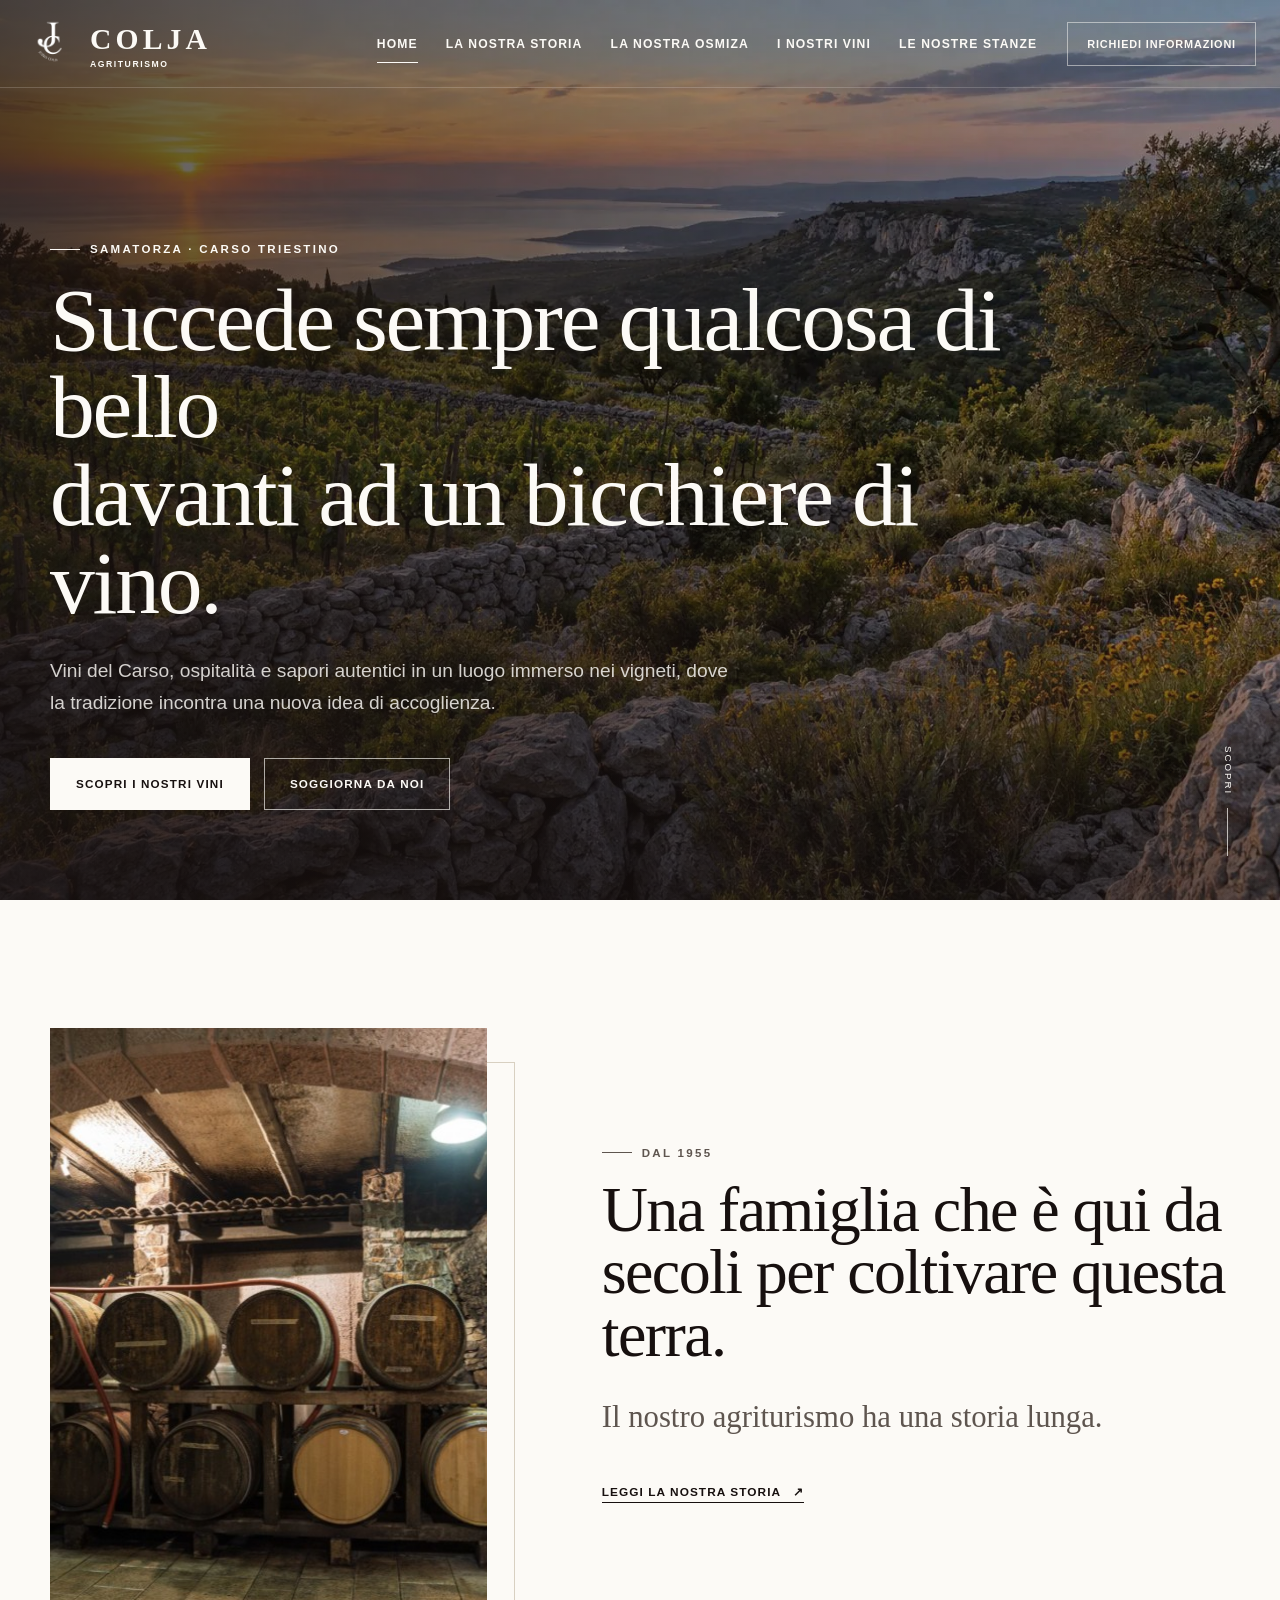
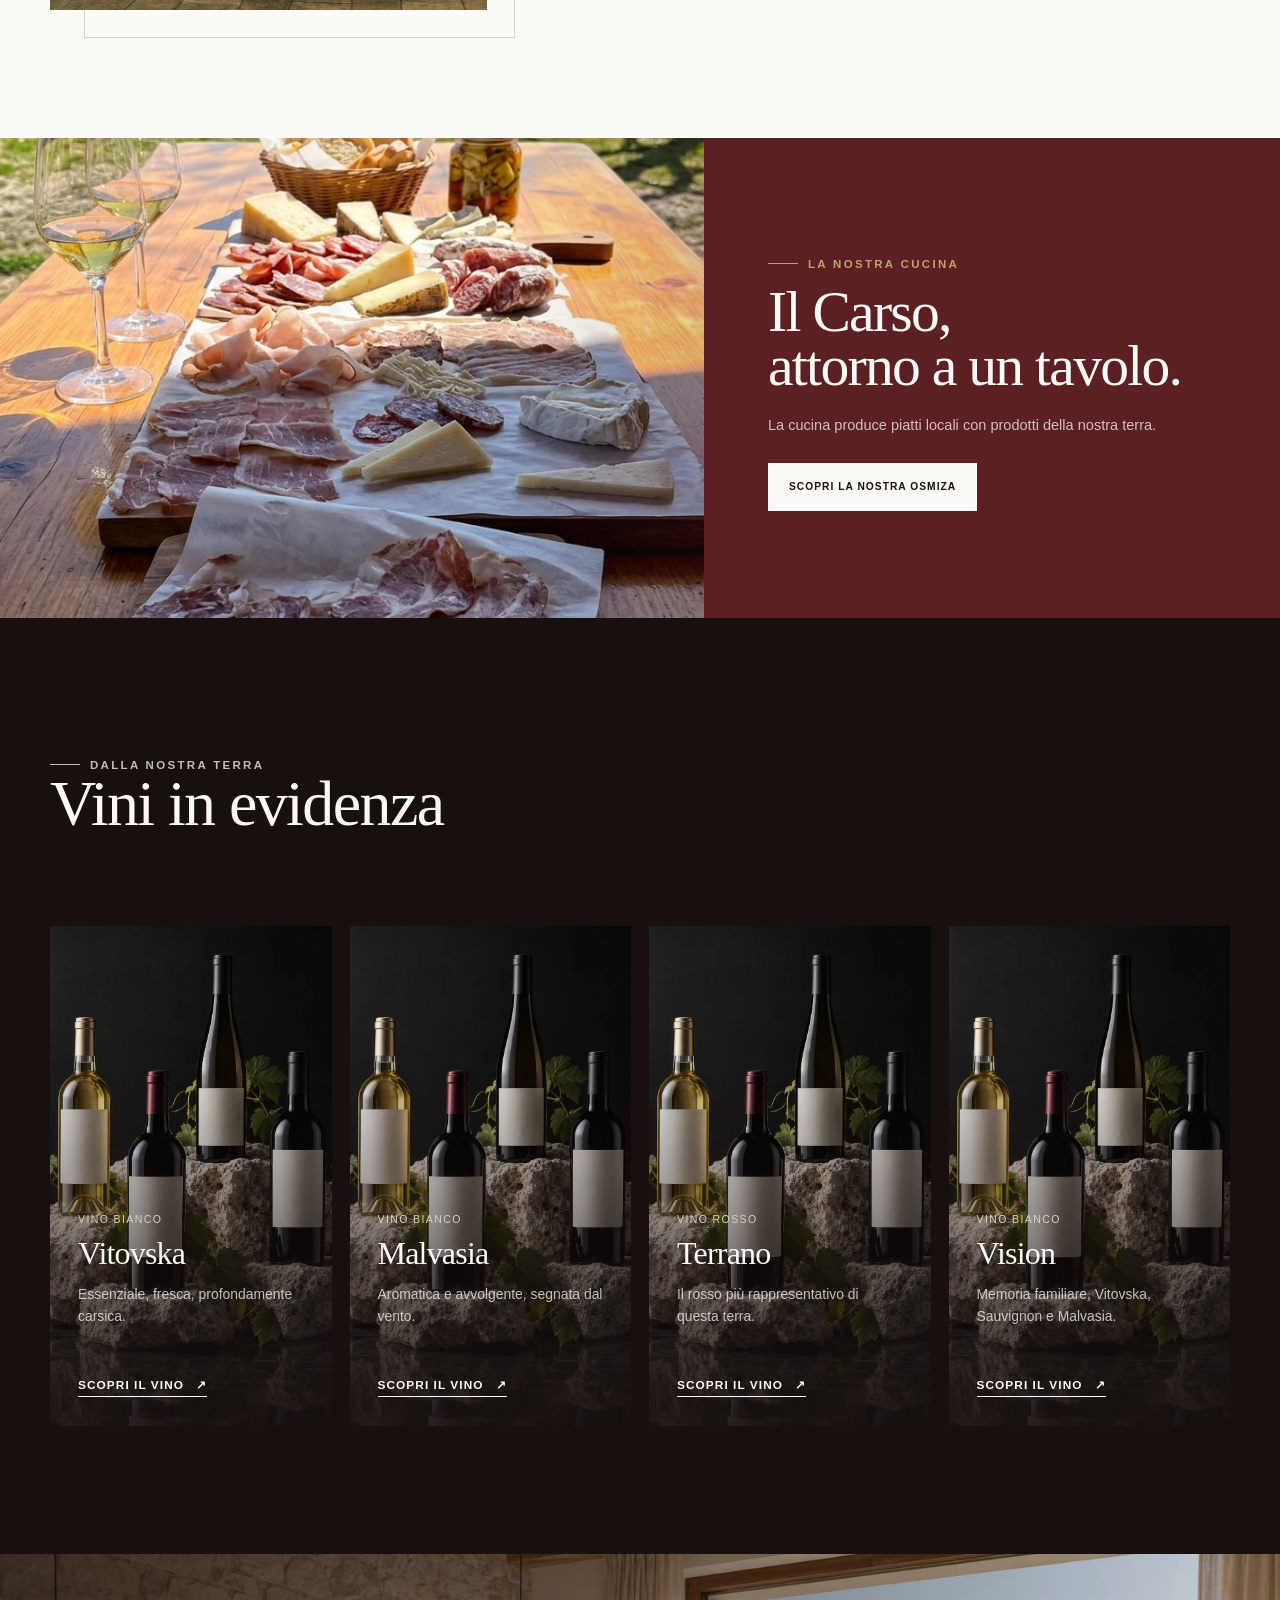
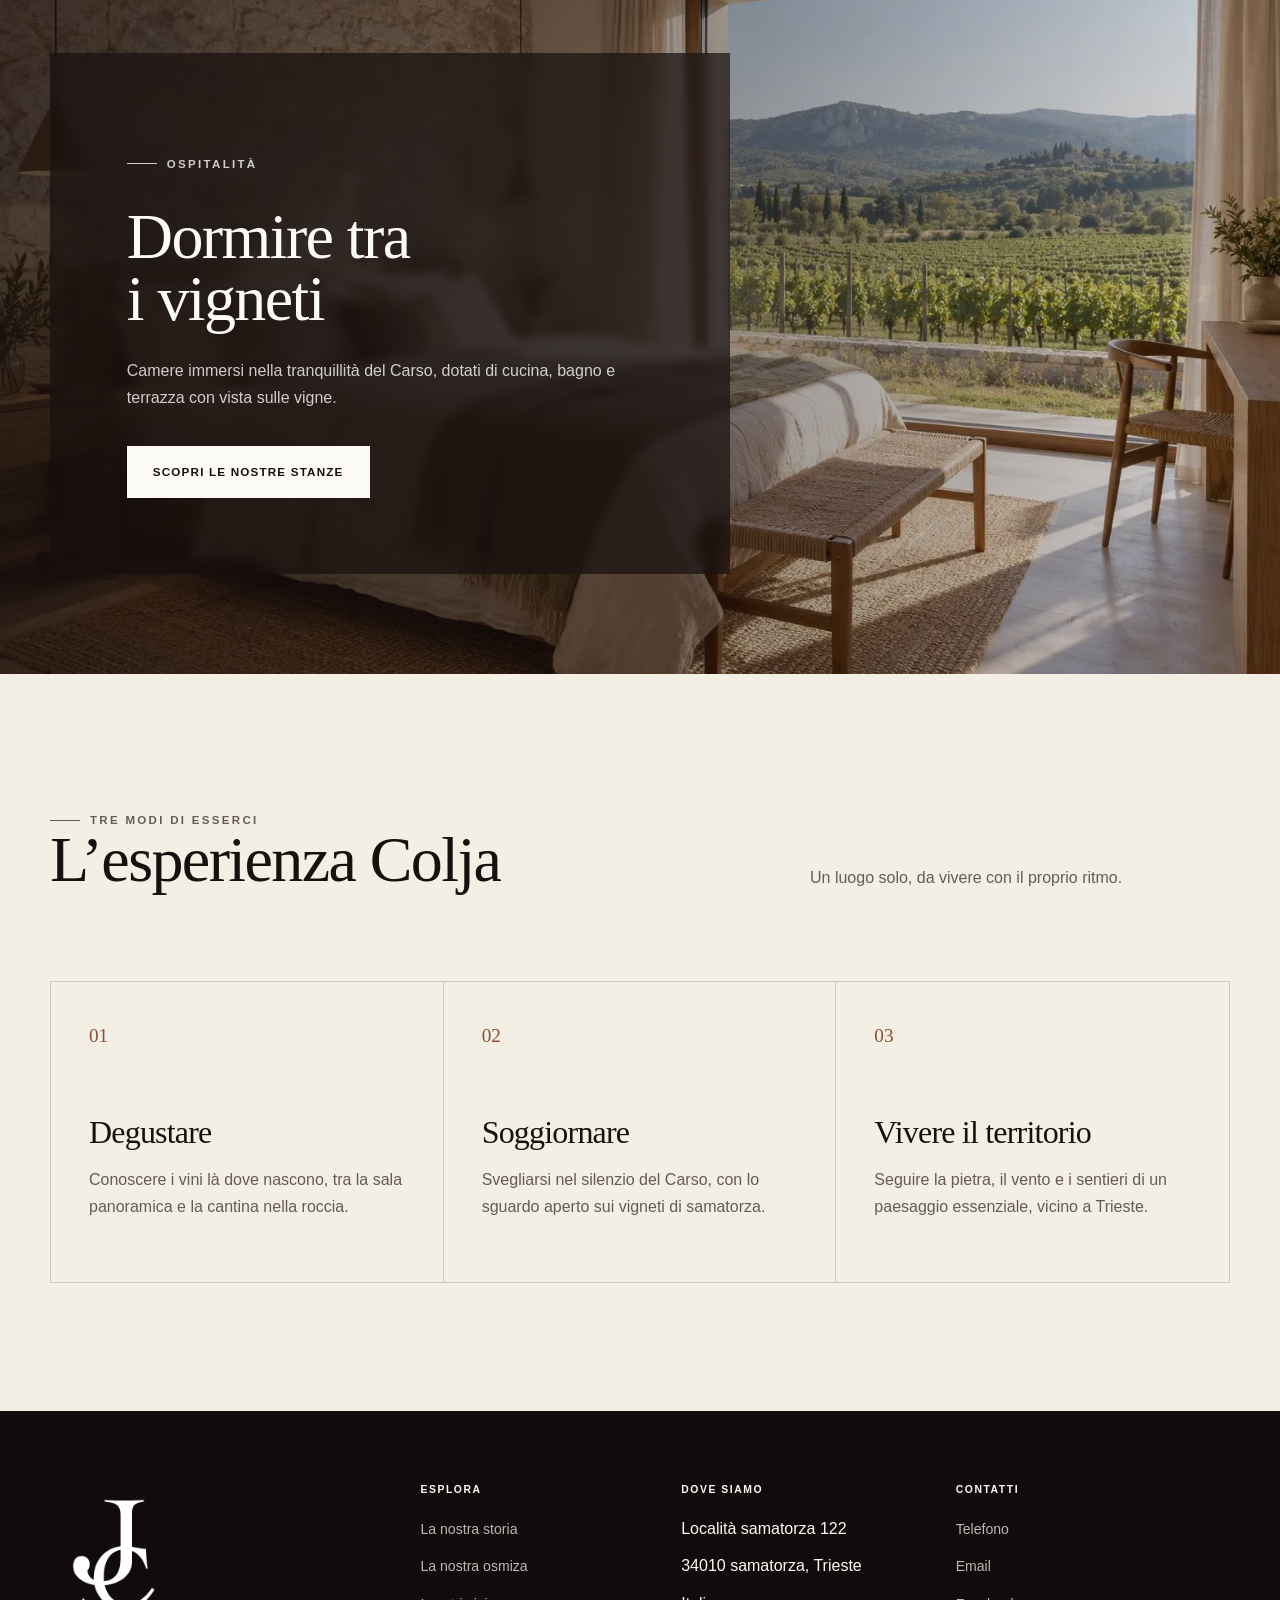
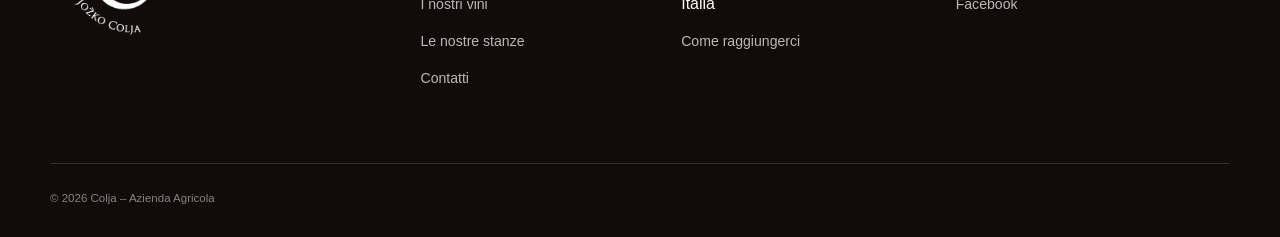
<file: index.html>
<!doctype html>
<html lang="it">

<head>
  <meta charset="utf-8">
  <meta name="viewport" content="width=device-width, initial-scale=1">
  <title>Colja | Vini, agriturismo e ospitalità nel Carso</title>
  <meta name="description"
    content="Scopri l’Azienda Agricola Colja a samatorza: vini del Carso, degustazioni e soggiorni tra i vigneti vicino a Trieste.">
  <meta name="theme-color" content="#17100f">
  <meta name="color-scheme" content="light">
  <meta property="og:type" content="website">
  <meta property="og:title" content="Colja | Vini, agriturismo e ospitalità nel Carso">
  <meta property="og:description"
    content="Scopri l’Azienda Agricola Colja a samatorza: vini del Carso, degustazioni e soggiorni tra i vigneti vicino a Trieste.">
  <meta property="og:image" content="assets/images/home/karst_vineyard_dawn.jpg">
  <link rel="icon" href="assets/icons/favicon.svg" type="image/svg+xml">
  <link rel="stylesheet" href="css/style.css?v=2">
  <script
    type="application/ld+json">{"@context":"https://schema.org","@graph":[{"@type":["Winery","LocalBusiness"],"@id":"#Colja","name":"Colja – Azienda Agricola","address":{"@type":"PostalAddress","streetAddress":"Località samatorza 122","postalCode":"34010","addressLocality":"samatorza","addressRegion":"Trieste","addressCountry":"IT"},"sameAs":["https://www.facebook.com/ViniColja/"],"description":"Azienda agricola familiare, cantina e ospitalità nel Carso triestino."},{"@type":"FarmStay","@id":"#agriturismo-Colja","name":"Agriturismo Colja","address":{"@type":"PostalAddress","streetAddress":"Località samatorza 122","postalCode":"34010","addressLocality":"samatorza","addressRegion":"Trieste","addressCountry":"IT"},"parentOrganization":{"@id":"#Colja"}},{"@type":"BreadcrumbList","itemListElement":[{"@type":"ListItem","position":1,"name":"Home","item":"index.html"}]}]}</script>
</head>

<body class="">
  <a class="skip-link" href="#contenuto">Vai al contenuto</a>
  <div id="site-live" class="skip-link" aria-live="polite"></div>
  <header class="site-header">
    <div class="header-inner">
      <a class="brand" href="index.html" aria-label="Colja, torna alla home">
        <img class="brand-symbol" src="assets/logo/colja-logo.png" alt="" aria-hidden="true">

        <span class="brand-copy">
          <strong>Colja</strong>
          <span>Agriturismo</span>
        </span>
      </a>
      <nav class="main-nav" id="main-menu" aria-label="Navigazione principale">
        <a href="index.html" data-page="index.html">Home</a>
        <a href="storia.html" data-page="storia.html">La nostra storia</a>
        <a href="osmiza.html" data-page="osmiza.html">La nostra osmiza</a>
        <a href="vini.html" data-page="vini.html">I nostri vini</a>
        <a href="stanze.html" data-page="stanze.html">Le nostre stanze</a>
        <a class="btn mobile-only" href="contatti.html">Richiedi informazioni</a>
      </nav>
      <a class="header-cta" href="contatti.html">Richiedi informazioni</a>
      <button class="menu-toggle" type="button" aria-expanded="false" aria-controls="main-menu"
        aria-label="Apri menu"><span></span></button>
    </div>
  </header>
  <main id="contenuto">
    <section class="hero">
      <div class="hero__media">
        <picture>
          <source srcset="assets/images/home/karst_sunset.webp" type="image/webp"><img
            src="assets/images/home/karst_sunset.jpg" alt="Vigneti del Carso all’alba tra pietra calcarea e terra rossa"
            fetchpriority="high">
        </picture>
      </div>
      <div class="hero__overlay"></div>
      <div class="hero__content">
        <p class="eyebrow">samatorza · Carso triestino</p>
        <h1>Succede sempre qualcosa di bello<br>davanti ad un bicchiere di vino.</h1>
        <p class="hero__intro">Vini del Carso, ospitalità e sapori autentici in un luogo immerso nei vigneti, dove la
          tradizione incontra una nuova idea di accoglienza.</p>
        <div class="btn-row"><a class="btn btn--light" href="vini.html">Scopri i nostri vini</a><a
            class="btn btn--ghost-light" href="stanze.html">Soggiorna da noi</a></div>
      </div>
      <a class="scroll-cue" href="#introduzione">Scopri</a>
    </section>
    <section class="section" id="introduzione">
      <div class="container intro-grid">
        <div class="intro-grid__image reveal">
          <picture>
            <img src="assets/images/home/winemaker_vines.jpg" alt="Vignaiolo al lavoro tra i filari carsici"
              loading="lazy">
          </picture>
        </div>
        <div class="intro-grid__copy reveal reveal-delay">
          <p class="eyebrow">Dal 1955</p>
          <h2>Una famiglia che è qui da secoli
            per coltivare questa terra.</h2>
          <p class="lead">Il nostro agriturismo
            ha una storia lunga.</p>
          <a class="text-link" href="storia.html">Leggi la nostra storia</a>
        </div>
      </div>
    </section>
    <!-- <section class="section section--dark">
      <div class="container territory-grid">
        <div class="territory-grid__media reveal">
          <picture>
            <source srcset="assets/images/home/karst_stone_vines.webp" type="image/webp"><img
              src="assets/images/home/karst_stone_vines.jpg"
              alt="Filari del Carso tra calcare, terra rossa e vegetazione mediterranea" loading="lazy">
          </picture>
        </div>
        <div class="territory-grid__copy reveal reveal-delay">
          <p class="eyebrow">Il territorio</p>
          <h2>Coltivare<br>il Carso</h2>
          <p>Qui la vite cresce tra pietra calcarea, vento e vegetazione mediterranea. Un ambiente essenziale e
            caratteristico, nel quale ogni vigneto richiede presenza, attenzione e rispetto.</p>
          <div class="elements">
            <div class="element"><span>Pietra</span><small>Calcare</small></div>
            <div class="element"><span>Vento</span><small>Bora</small></div>
            <div class="element"><span>Vite</span><small>Presenza</small></div>
          </div>
        </div>
      </div>
    </section> -->
    <section class="home-osmiza" aria-labelledby="home-osmiza-title">

      <!-- Immagine -->
      <div class="home-osmiza__media">
        <img src="assets/images/home/osmiza.jpg" alt="L'osmiza Colja tra vigneti e pietra carsica" loading="lazy"
          decoding="async" width="1200" height="800">
      </div>


      <!-- Contenuto -->
      <div class="home-osmiza__content">

        <div class="home-osmiza__inner reveal">

          <p class="eyebrow">
            La nostra cucina
          </p>

          <h2 id="home-osmiza-title">
            Il Carso,<br>
            attorno a un tavolo.
          </h2>

          <p class="home-osmiza__intro">

            La cucina
            produce piatti locali
            con prodotti della nostra terra.
          </p>


          <div class="home-osmiza__actions">

            <a class="btn btn--light" href="osmiza.html">
              Scopri la nostra osmiza
            </a>

          </div>

        </div>

      </div>

    </section>


    <section class="section section--dark">
      <div class="container">
        <div class="section-heading reveal">
          <div>
            <p class="eyebrow">Dalla nostra terra</p>
            <h2>Vini in evidenza</h2>
          </div>
        </div>
        <div class="featured-wines">
          <a class="wine-teaser reveal" href="vini.html#vitovska">
            <picture>
              <source srcset="assets/images/vini/bottles_limestone.webp" type="image/webp"><img
                src="assets/images/vini/bottles_limestone.jpg"
                alt="Bottiglia di Vitovska presentata sulla pietra carsica" loading="lazy">
            </picture>
            <div class="wine-teaser__copy"><small>Vino bianco</small>
              <h3>Vitovska</h3>
              <p>Essenziale, fresca, profondamente carsica.</p><span class="text-link">Scopri il vino</span>
            </div>
          </a><a class="wine-teaser reveal" href="vini.html#malvasia">
            <picture>
              <source srcset="assets/images/vini/bottles_limestone.webp" type="image/webp"><img
                src="assets/images/vini/bottles_limestone.jpg"
                alt="Bottiglia di Malvasia presentata sulla pietra carsica" loading="lazy">
            </picture>
            <div class="wine-teaser__copy"><small>Vino bianco</small>
              <h3>Malvasia</h3>
              <p>Aromatica e avvolgente, segnata dal vento.</p><span class="text-link">Scopri il vino</span>
            </div>
          </a><a class="wine-teaser reveal" href="vini.html#terrano">
            <picture>
              <source srcset="assets/images/vini/bottles_limestone.webp" type="image/webp"><img
                src="assets/images/vini/bottles_limestone.jpg"
                alt="Bottiglia di Terrano presentata sulla pietra carsica" loading="lazy">
            </picture>
            <div class="wine-teaser__copy"><small>Vino rosso</small>
              <h3>Terrano</h3>
              <p>Il rosso più rappresentativo di questa terra.</p><span class="text-link">Scopri il vino</span>
            </div>
          </a><a class="wine-teaser reveal" href="vini.html#womanvision">
            <picture>
              <source srcset="assets/images/vini/bottles_limestone.webp" type="image/webp"><img
                src="assets/images/vini/bottles_limestone.jpg" alt="Bottiglia di Loza presentata sulla pietra carsica"
                loading="lazy">
            </picture>
            <div class="wine-teaser__copy"><small>Vino bianco</small>
              <h3>Vision</h3>
              <p>Memoria familiare, Vitovska, Sauvignon e Malvasia.</p><span class="text-link">Scopri il vino</span>
            </div>
          </a>
        </div>
      </div>
    </section>
    <section class="stay-banner">
      <div class="stay-banner__media">
        <picture>
          <source srcset="assets/images/home/room_natural.webp" type="image/webp"><img
            src="assets/images/home/room_natural.jpg" alt="Camera contemporanea con affaccio sui vigneti"
            loading="lazy">
        </picture>
      </div>
      <div class="stay-banner__veil"></div>
      <div class="stay-banner__copy">
        <div class="reveal">
          <p class="eyebrow">Ospitalità</p>
          <h2>Dormire tra<br>i vigneti</h2>
          <p>Camere immersi nella tranquillità del Carso, dotati di cucina, bagno e terrazza con
            vista sulle vigne.</p><a class="btn btn--light" href="stanze.html">Scopri le nostre stanze</a>
        </div>
      </div>
    </section>
    <section class="section section--ivory">
      <div class="container">
        <div class="section-heading reveal">
          <div>
            <p class="eyebrow">Tre modi di esserci</p>
            <h2>L’esperienza Colja</h2>
          </div>
          <p>Un luogo solo, da vivere con il proprio ritmo.</p>
        </div>
        <div class="experience-grid">
          <article class="experience reveal"><span class="experience__num">01</span>
            <h3>Degustare</h3>
            <p>Conoscere i vini là dove nascono, tra la sala panoramica e la cantina nella roccia.</p>
          </article>
          <article class="experience reveal"><span class="experience__num">02</span>
            <h3>Soggiornare</h3>
            <p>Svegliarsi nel silenzio del Carso, con lo sguardo aperto sui vigneti di samatorza.</p>
          </article>
          <article class="experience reveal"><span class="experience__num">03</span>
            <h3>Vivere il territorio</h3>
            <p>Seguire la pietra, il vento e i sentieri di un paesaggio essenziale, vicino a Trieste.</p>
          </article>
        </div>
      </div>
    </section>
    <!-- <section class="section section--wine">
      <div class="container final-cta">
        <div class="reveal">
          <p class="eyebrow">Vieni a samatorza</p>
          <h2>Il Carso, con un ritmo diverso.</h2>
          <p>Vieni a conoscere i nostri vini, fermati tra i vigneti e scopri l’ospitalità della famiglia Colja.</p>
        </div>
        <div class="btn-row reveal"><a class="btn btn--light" href="contatti.html#modulo-contatti">Richiedi
            informazioni</a><a class="btn btn--ghost-light" href="contatti.html#mappa">Come raggiungerci</a></div>
      </div>
    </section> -->
  </main>
  <footer class="site-footer">
    <div class="container footer-grid">
      <!-- <div class="footer-brand"><a href="index.html"><strong>Colja</strong><span>Azienda Agricola · Kmetija</span></a>
        <p>Vino, terra e ospitalità nel Carso.</p>
      </div> -->
      <div class="footer-brand">

        <a href="index.html" class="footer-logo" aria-label="Colja - Torna alla home">
          <img src="assets/logo/colja-logo.png" alt="Colja - Azienda Agricola">
        </a>

      </div>
      <div class="footer-col">
        <h2>Esplora</h2>
        <ul>
          <li><a href="storia.html">La nostra storia</a></li>
          <li><a href="osmiza.html">La nostra osmiza</a></li>
          <li><a href="vini.html">I nostri vini</a></li>
          <li><a href="stanze.html">Le nostre stanze</a></li>
          <li><a href="contatti.html">Contatti</a></li>
        </ul>
      </div>
      <div class="footer-col">
        <h2>Dove siamo</h2>
        <ul>
          <li>Località samatorza 122</li>
          <li>34010 samatorza, Trieste</li>
          <li>Italia</li>
          <li><a href="contatti.html#mappa">Come raggiungerci</a></li>
        </ul>
      </div>
      <div class="footer-col">
        <h2>Contatti</h2>
        <ul>
          <li><a href="contatti.html#modulo-contatti" data-contact-phone>Telefono</a></li>
          <li><a href="contatti.html#modulo-contatti" data-contact-email>Email</a></li>
          <li><a data-facebook target="_blank" rel="noopener">Facebook</a></li>
        </ul>
      </div>
    </div>
    <div class="container footer-bottom"><span>© <span data-year></span> Colja – Azienda Agricola</span>

    </div>
  </footer>
  <button class="back-to-top" type="button" aria-label="Torna in alto">↑</button>
  <script src="js/main.js"></script>
</body>

</html>
</file>
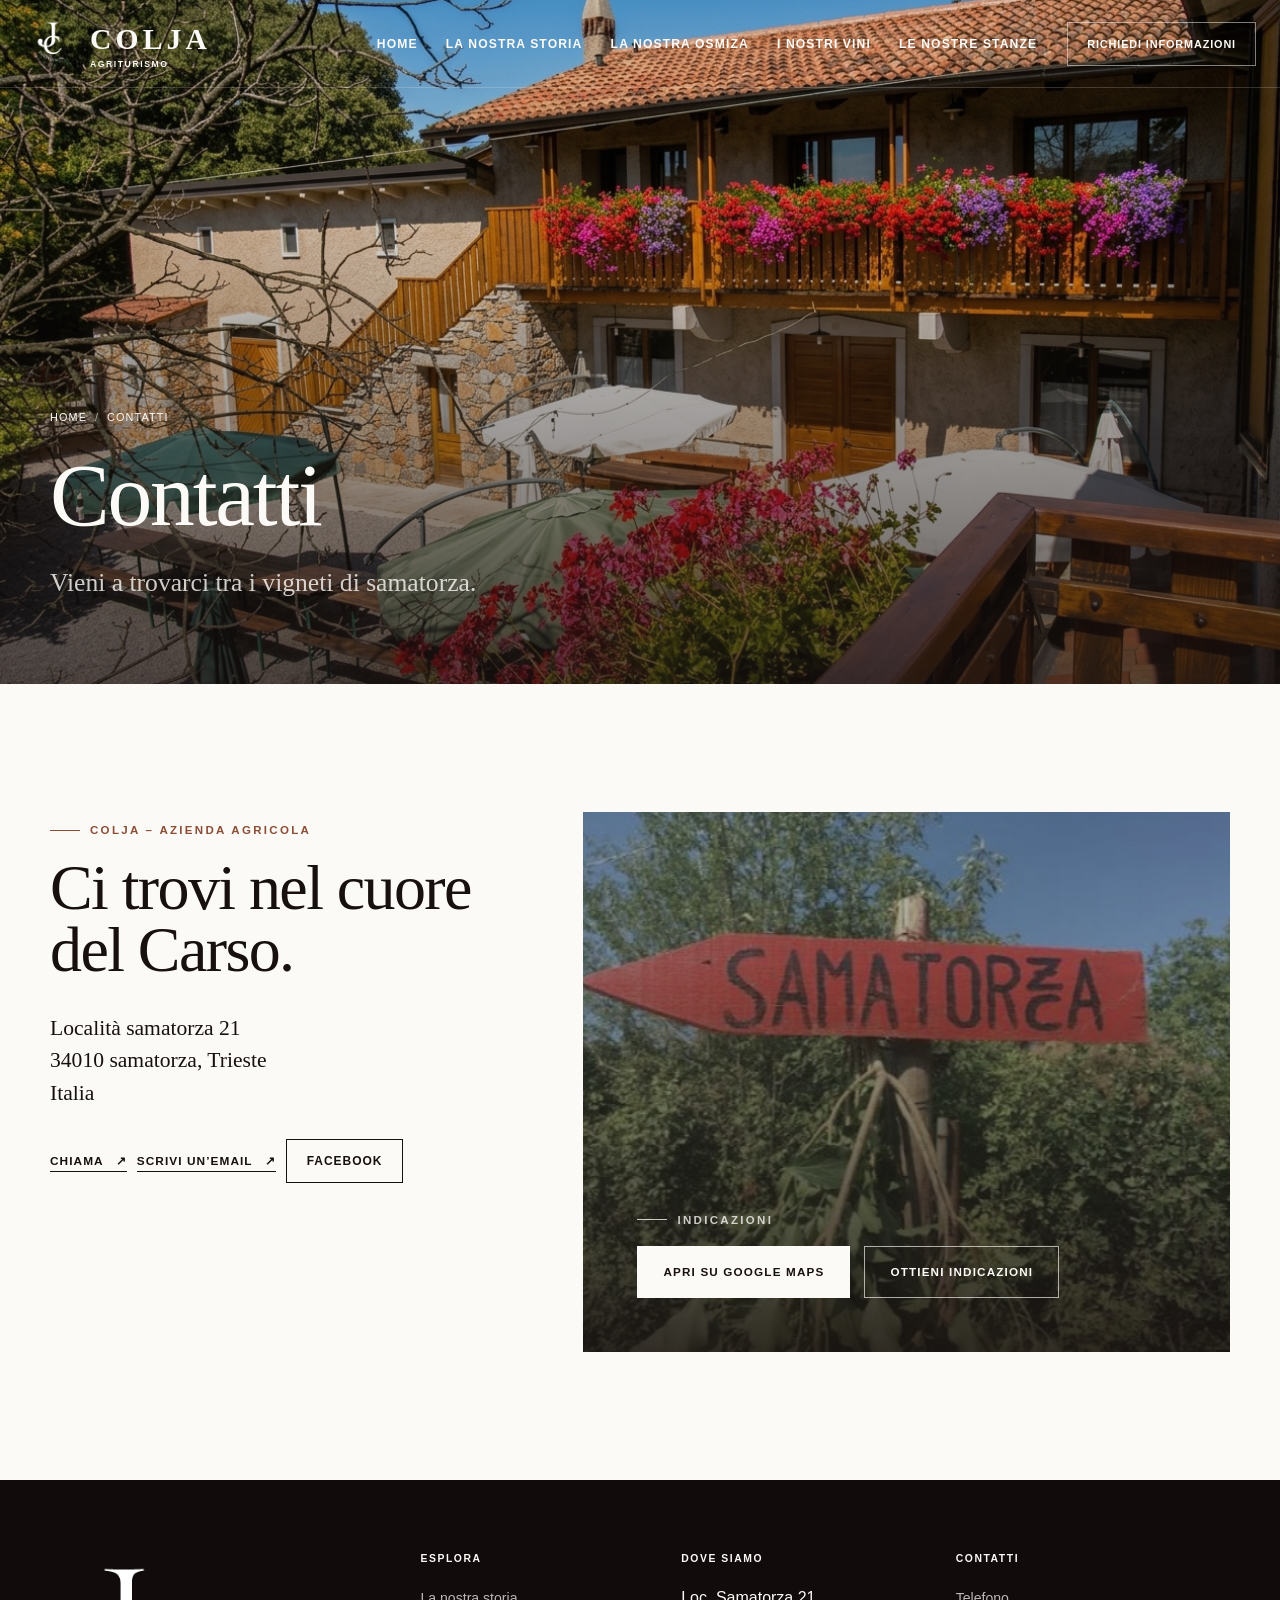
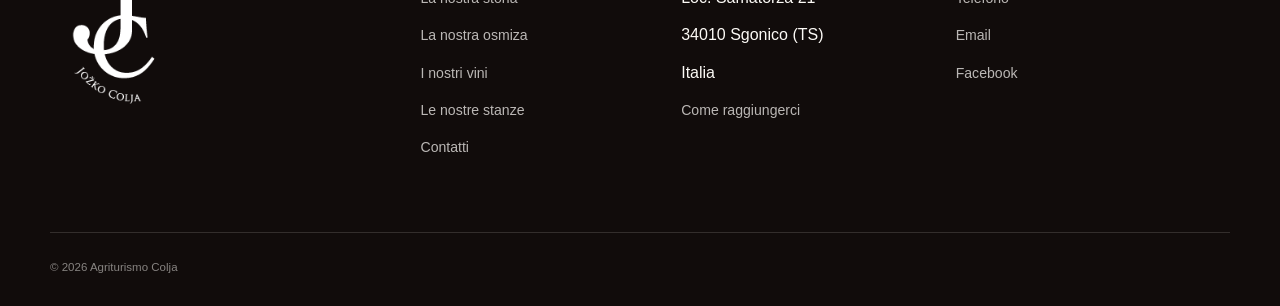
<file: contatti.html>
<!doctype html>
<html lang="it">

<head>
  <meta charset="utf-8" />
  <meta name="viewport" content="width=device-width, initial-scale=1" />
  <title>Contatti e indicazioni | Azienda Agricola Colja samatorza</title>
  <meta name="description"
    content="Contatta Colja – Azienda Agricola e raggiungi la cantina, l’agriturismo e le camere a samatorza, nel Carso triestino." />
  <meta name="theme-color" content="#17100f" />
  <meta name="color-scheme" content="light" />
  <meta property="og:type" content="website" />
  <meta property="og:title" content="Contatti e indicazioni | Azienda Agricola Colja samatorza" />
  <meta property="og:description"
    content="Contatta Colja – Azienda Agricola e raggiungi la cantina, l’agriturismo e le camere a samatorza, nel Carso triestino." />
  <meta property="og:image" content="assets/images/contatti/farmstay_facade.jpg" />
  <link rel="icon" href="assets/icons/favicon.svg" type="image/svg+xml" />
  <link rel="stylesheet" href="css/style.css" />
  <script type="application/ld+json">
      {
        "@context": "https://schema.org",
        "@graph": [
          {
            "@type": ["Winery", "LocalBusiness"],
            "@id": "#Colja",
            "name": "Colja – Azienda Agricola",
            "address": {
              "@type": "PostalAddress",
              "streetAddress": "Località samatorza 122",
              "postalCode": "34010",
              "addressLocality": "samatorza",
              "addressRegion": "Trieste",
              "addressCountry": "IT"
            },
            "sameAs": ["https://www.facebook.com/ViniColja/"],
            "description": "Azienda agricola familiare, cantina e ospitalità nel Carso triestino."
          },
          {
            "@type": "FarmStay",
            "@id": "#agriturismo-Colja",
            "name": "Agriturismo Colja",
            "address": {
              "@type": "PostalAddress",
              "streetAddress": "Località samatorza 122",
              "postalCode": "34010",
              "addressLocality": "samatorza",
              "addressRegion": "Trieste",
              "addressCountry": "IT"
            },
            "parentOrganization": { "@id": "#Colja" }
          },
          {
            "@type": "BreadcrumbList",
            "itemListElement": [
              {
                "@type": "ListItem",
                "position": 1,
                "name": "Home",
                "item": "index.html"
              },
              {
                "@type": "ListItem",
                "position": 2,
                "name": "Contatti",
                "item": "contatti.html"
              }
            ]
          }
        ]
      }
    </script>
</head>

<body class="">
  <a class="skip-link" href="#contenuto">Vai al contenuto</a>
  <div id="site-live" class="skip-link" aria-live="polite"></div>
  <header class="site-header">
    <div class="header-inner">
      <a class="brand" href="index.html" aria-label="Colja, torna alla home">
        <img class="brand-symbol" src="assets/logo/colja-logo.png" alt="" aria-hidden="true">

        <span class="brand-copy">
          <strong>Colja</strong>
          <span>Agriturismo</span>
        </span>
      </a>
      <nav class="main-nav" id="main-menu" aria-label="Navigazione principale">
        <a href="index.html" data-page="index.html">Home</a>
        <a href="storia.html" data-page="storia.html">La nostra storia</a>
        <a href="osmiza.html" data-page="osmiza.html">La nostra osmiza</a>
        <a href="vini.html" data-page="vini.html">I nostri vini</a>
        <a href="stanze.html" data-page="stanze.html">Le nostre stanze</a>
        <a class="btn mobile-only" href="contatti.html">Richiedi informazioni</a>
      </nav>
      <a class="header-cta" href="contatti.html">Richiedi informazioni</a>
      <button class="menu-toggle" type="button" aria-expanded="false" aria-controls="main-menu"
        aria-label="Apri menu"><span></span></button>
    </div>
  </header>
  <section class="inner-hero">
    <div class="inner-hero__media">
      <picture>
        <img src="assets/images/contatti/farmstay_facade.jpg" alt="Vieni a trovarci tra i vigneti di samatorza."
          fetchpriority="high" />
      </picture>
    </div>
    <div class="inner-hero__overlay"></div>
    <div class="inner-hero__content">
      <ol class="breadcrumb" aria-label="Breadcrumb">
        <li><a href="index.html">Home</a></li>
        <li aria-current="page">Contatti</li>
      </ol>
      <h1>Contatti</h1>
      <p>Vieni a trovarci tra i vigneti di samatorza.</p>
    </div>
  </section>
  <main id="contenuto">
    <section class="section" id="modulo-contatti">
      <div class="container contact-grid">
        <div class="contact-details reveal">
          <p class="eyebrow">Colja – Azienda Agricola</p>
          <h2>Ci trovi nel cuore del Carso.</h2>
          <address>
            Località samatorza 21<br />34010 samatorza, Trieste<br />Italia
          </address>
<div class="contact-actions">

  <!-- <div class="contact-direct">
   
  </div> -->

  <div class="contact-social">
     <a class="text-link" data-contact-phone data-fallback="Chiama">
      Chiama
    </a>

    <a class="text-link" data-contact-email data-fallback="Scrivi un’email">
      Scrivi un’email
    </a>
    <a
      class="social-btn social-btn--facebook"
      data-facebook
      target="_blank"
      rel="noopener noreferrer"
    >
      Facebook
    </a>

    <!-- <a
      class="social-btn social-btn--instagram"
      data-instagram
      target="_blank"
      rel="noopener noreferrer"
    >
      Instagram
    </a>

    <a
      class="social-btn social-btn--booking"
      data-booking
      target="_blank"
      rel="noopener noreferrer"
    >
      Booking
    </a> -->
  </div>

</div>
          <!-- <p class="contact-meta">
            Visite, degustazioni e soggiorni su richiesta.
          </p> -->
        </div>
        <div class="map-card reveal reveal-delay" id="mappa">
          <!-- <img src="assets/icons/map-karst.svg" alt="Mappa stilizzata con samatorza evidenziata" /> -->
          <img src="assets/images/contatti/frasca.jpg" alt="frasca samatorza" />
          <div class="map-card__content">
            <p class="eyebrow">Indicazioni</p>
            <!-- <h3>Località samatorza 122</h3> -->

            <div class="btn-row">
              <a class="btn btn--light"
                href="https://www.google.com/maps/search/?api=1&amp;query=Localit%C3%A0%20samatorza%20122%2C%2034010%20samatorza%2C%20Trieste"
                data-maps target="_blank" rel="noopener">Apri su Google Maps</a><a class="btn btn--ghost-light"
                href="https://www.google.com/maps/dir/?api=1&amp;destination=Localit%C3%A0%20samatorza%2021%2C%2034010%20samatorza%2C%20Trieste"
                target="_blank" rel="noopener">Ottieni indicazioni</a>
            </div>
          </div>
        </div>
      </div>
    </section>
    <!-- <section class="section section--ivory" id="modulo-contatti">
      <div class="container request-wrap">
        <div class="request-intro reveal">
          <p class="eyebrow">Scrivici</p>
          <h2>Parliamo della tua visita.</h2>
          <p>Vino, degustazione, soggiorno o cantina: prepara la tua richiesta. L’invio effettivo via email sarà
            disponibile dopo aver configurato il recapito ufficiale.</p>
        </div>
        <form class="form reveal" data-Colja-form data-form-title="Richiesta informazioni — Colja" novalidate>
          <div class="field"><label for="contact-name">Nome</label><input id="contact-name" name="nome"
              autocomplete="name" required><span class="field-error"></span></div>
          <div class="field"><label for="contact-email">Email</label><input id="contact-email" name="email" type="email"
              autocomplete="email" required><span class="field-error"></span></div>
          <div class="field"><label for="contact-phone">Telefono</label><input id="contact-phone" name="telefono"
              type="tel" autocomplete="tel"><span class="field-error"></span></div>
          <div class="field"><label for="contact-reason">Motivo della richiesta</label><select id="contact-reason"
              name="motivo" required>
              <option value="">Seleziona</option>
              <option>Informazioni sui vini</option>
              <option>Richiesta listino</option>
              <option>Degustazione</option>
              <option>Soggiorno</option>
              <option>Visita in cantina</option>
              <option>Altra richiesta</option>
            </select><span class="field-error"></span></div>
          <div class="field field--full"><label for="contact-message">Messaggio</label><textarea id="contact-message"
              name="messaggio" required></textarea><span class="field-error"></span></div><label
            class="check-field"><input name="privacy" type="checkbox" required><span>Ho letto l’informativa privacy e
              acconsento al trattamento dei dati per ricevere risposta.<span class="field-error"></span></span></label>
          <div class="form-actions"><button class="btn" type="submit">Invia richiesta</button></div>
          <div class="form-status" tabindex="-1" role="status"></div>
        </form>
      </div>
    </section> -->
    <!-- <section class="section section--dark" id="note-legali">
      <div class="container">
        <div class="section-heading">
          <div>
            <p class="eyebrow">Prima della pubblicazione</p>
            <h2>Note, privacy e cookie</h2>
          </div>
          <p>Testi provvisori da completare con i dati legali e i referenti privacy ufficiali dell’azienda.</p>
        </div>
        <div class="experience-grid">
          <article class="experience" id="privacy"><span class="experience__num">01</span>
            <h3>Privacy policy</h3>
            <p>Il modulo raccoglie solo i dati necessari a rispondere. La policy definitiva deve indicare titolare, base
              giuridica, conservazione, destinatari e diritti.</p>
          </article>
          <article class="experience" id="cookie"><span class="experience__num">02</span>
            <h3>Cookie policy</h3>
            <p>Questa versione offline non installa cookie di profilazione e non carica risorse esterne. Aggiornare la
              policy se verranno aggiunti servizi terzi.</p>
          </article>
          <article class="experience"><span class="experience__num">03</span>
            <h3>Note legali</h3>
            <p>Inserire ragione sociale completa, dati fiscali, contatti ufficiali e informazioni obbligatorie prima
              della pubblicazione.</p>
          </article>
        </div>
      </div>
    </section> -->
  </main>
  <footer class="site-footer">
    <div class="container footer-grid">
      <div class="footer-brand">

        <a href="index.html" class="footer-logo" aria-label="Colja - Torna alla home">
          <img src="assets/logo/colja-logo.png" alt="Colja - Azienda Agricola">
        </a>

      </div>
      <div class="footer-col">
        <h2>Esplora</h2>
        <ul>
          <li><a href="storia.html">La nostra storia</a></li>
          <li><a href="osmiza.html">La nostra osmiza</a></li>
          <li><a href="vini.html">I nostri vini</a></li>
          <li><a href="stanze.html">Le nostre stanze</a></li>
          <li><a href="contatti.html">Contatti</a></li>
        </ul>
      </div>
      <div class="footer-col">
        <h2>Dove siamo</h2>
        <ul>
          <li>Loc. Samatorza 21</li>
          <li>34010 Sgonico (TS)</li>
          <li>Italia</li>
          <li><a href="contatti.html#mappa">Come raggiungerci</a></li>
        </ul>
      </div>
      <div class="footer-col">
        <h2>Contatti</h2>
        <ul>
          <li><a href="contatti.html#modulo-contatti" data-contact-phone>Telefono</a></li>
          <li><a href="contatti.html#modulo-contatti" data-contact-email>Email</a></li>
          <li><a data-facebook target="_blank" rel="noopener">Facebook</a></li>
        </ul>
      </div>
    </div>
    <div class="container footer-bottom"><span>© <span data-year></span> Agriturismo Colja</span>

    </div>
  </footer>
  <button class="back-to-top" type="button" aria-label="Torna in alto">
    ↑
  </button>
  <script src="js/main.js"></script>
</body>

</html>
</file>
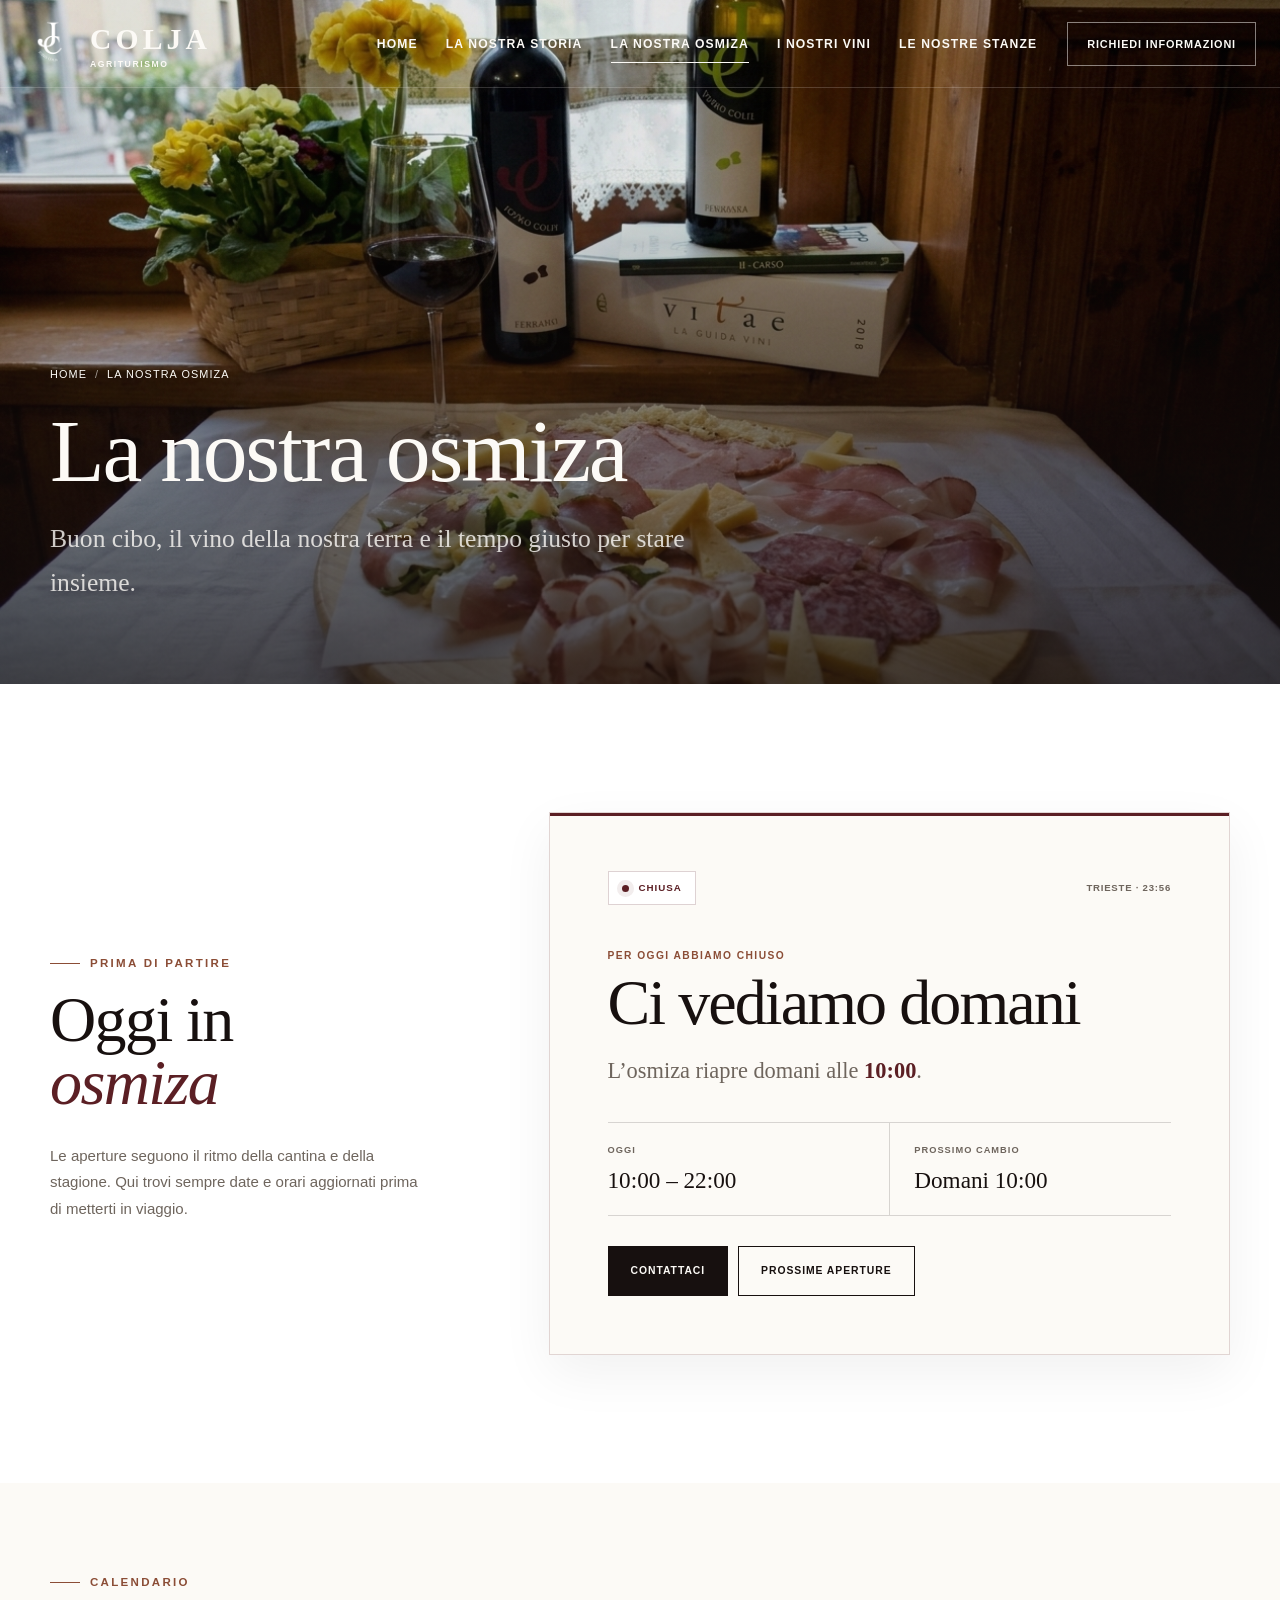
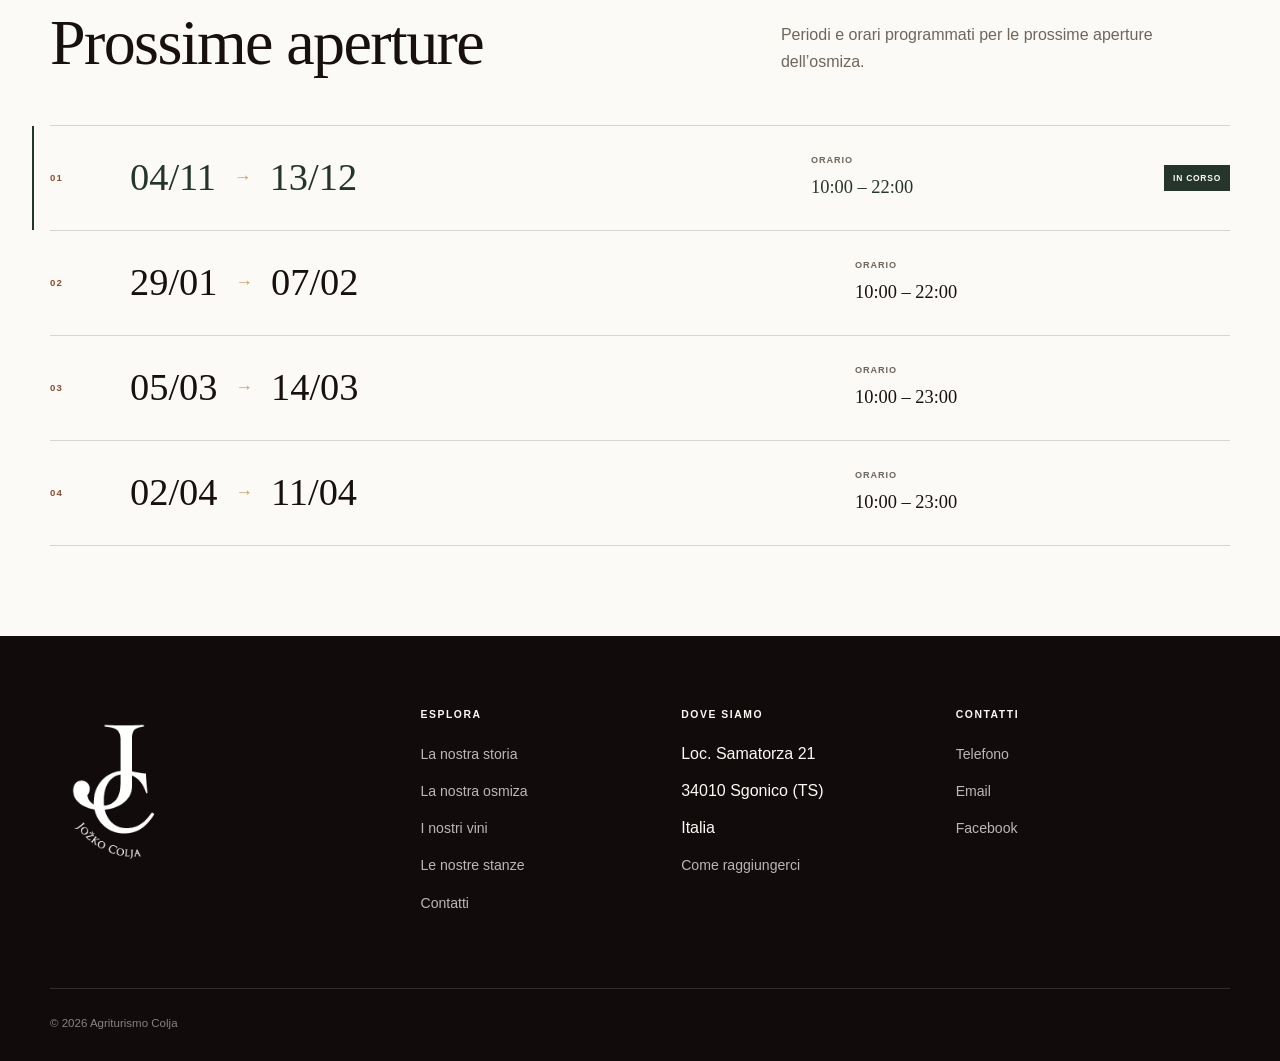
<file: osmiza.html>
<!doctype html>
<html lang="it">

<head>
  <meta charset="utf-8">
  <meta name="viewport" content="width=device-width, initial-scale=1">
  <title>La nostra osmiza | Azienda Agricola Colja</title>
  <meta name="description"
    content="La storia della famiglia Colja: il ritorno alla viticoltura, la nuova cantina nella pietra e l’ospitalità a samatorza.">
  <meta name="theme-color" content="#17100f">
  <meta name="color-scheme" content="light">
  <meta property="og:type" content="website">
  <meta property="og:title" content="La nostra osmiza | Azienda Agricola Colja">
  <meta property="og:description"
    content="La storia della famiglia Colja: il ritorno alla viticoltura, la nuova cantina nella pietra e l’ospitalità a samatorza.">
  <meta property="og:image" content="assets/images/osmiza/osmiza-tagliere.jpg">
  <link rel="icon" href="assets/icons/favicon.svg" type="image/svg+xml">
  <link rel="stylesheet" href="css/style.css">
  <script
    type="application/ld+json">{"@context":"https://schema.org","@graph":[{"@type":["Winery","LocalBusiness"],"@id":"#Colja","name":"Colja – Azienda Agricola","address":{"@type":"PostalAddress","streetAddress":"Località samatorza 122","postalCode":"34010","addressLocality":"samatorza","addressRegion":"Trieste","addressCountry":"IT"},"sameAs":["https://www.facebook.com/ViniColja/"],"description":"Azienda agricola familiare, cantina e ospitalità nel Carso triestino."},{"@type":"FarmStay","@id":"#agriturismo-Colja","name":"Agriturismo Colja","address":{"@type":"PostalAddress","streetAddress":"Località samatorza 122","postalCode":"34010","addressLocality":"samatorza","addressRegion":"Trieste","addressCountry":"IT"},"parentOrganization":{"@id":"#Colja"}},{"@type":"BreadcrumbList","itemListElement":[{"@type":"ListItem","position":1,"name":"Home","item":"index.html"},{"@type":"ListItem","position":2,"name":"La nostra storia","item":"storia.html"}]}]}</script>
</head>

<body class="">
  <a class="skip-link" href="#contenuto">Vai al contenuto</a>
  <div id="site-live" class="skip-link" aria-live="polite"></div>
  <header class="site-header">
    <div class="header-inner">
      <a class="brand" href="index.html" aria-label="Colja, torna alla home">
        <img class="brand-symbol" src="assets/logo/colja-logo.png" alt="" aria-hidden="true">

        <span class="brand-copy">
          <strong>Colja</strong>
          <span>Agriturismo</span>
        </span>
      </a>
      <nav class="main-nav" id="main-menu" aria-label="Navigazione principale">
        <a href="index.html" data-page="index.html">Home</a>
        <a href="storia.html" data-page="storia.html">La nostra storia</a>
        <a href="osmiza.html" data-page="osmiza.html">La nostra osmiza</a>
        <a href="vini.html" data-page="vini.html">I nostri vini</a>
        <a href="stanze.html" data-page="stanze.html">Le nostre stanze</a>
        <a class="btn mobile-only" href="contatti.html">Richiedi informazioni</a>
      </nav>
      <a class="header-cta" href="contatti.html">Richiedi informazioni</a>
      <button class="menu-toggle" type="button" aria-expanded="false" aria-controls="main-menu"
        aria-label="Apri menu"><span></span></button>
    </div>
  </header>
  <section class="inner-hero">
    <div class="inner-hero__media">
      <picture>
        <img src="assets/images//osmiza/osmiza-tagliere.jpg"
          alt="Buon cibo, il vino della nostra terra e il tempo giusto per stare insieme." fetchpriority="high">
      </picture>
    </div>
    <div class="inner-hero__overlay"></div>
    <div class="inner-hero__content">
      <ol class="breadcrumb" aria-label="Breadcrumb">
        <li><a href="index.html">Home</a></li>
        <li aria-current="page">La nostra osmiza</li>
      </ol>
      <h1>La nostra osmiza</h1>
      <p>Buon cibo, il vino della nostra terra e il tempo giusto per stare insieme.</p>
    </div>
  </section>
<main id="contenuto">

  <section
    class="status-section section"
    id="apertura"
    aria-labelledby="statusHeading"
  >
    <div class="section-inner status-layout">

      <div class="status-intro reveal">

        <p class="eyebrow">Prima di partire</p>

        <h2 id="statusHeading">
          Oggi in<br>
          <em>osmiza</em>
        </h2>

        <p>
          Le aperture seguono il ritmo della cantina e della stagione.
          Qui trovi sempre date e orari aggiornati prima di metterti in viaggio.
        </p>

      </div>


      <article
        class="live-status reveal"
        id="liveStatus"
        aria-live="polite"
      >

        <div class="live-status__top">

          <span class="status-pill" id="statusPill">
            <i aria-hidden="true"></i>
            <span>Verifica in corso</span>
          </span>

          <span class="live-clock" id="liveClock">
            Ora di Trieste
          </span>

        </div>


        <p
          class="live-status__kicker"
          id="statusKicker"
        >
          Stiamo controllando le aperture
        </p>


        <h3 id="statusTitle">
          Un momento…
        </h3>


        <p
          class="live-status__message"
          id="statusMessage"
        >
          Le informazioni aggiornate compariranno qui.
        </p>


        <div class="live-status__meta">

          <div>
            <span>Oggi</span>
            <strong id="todayHours">—</strong>
          </div>

          <div>
            <span>Prossimo cambio</span>
            <strong id="nextChange">—</strong>
          </div>

        </div>


        <div class="live-status__actions">

          <a
            class="button button--light"
            id="bookingCta"
            href="contatti.html"
          >
            Contattaci
          </a>

          <a
            class="button button--ghost-light"
            href="#prossime-aperture"
          >
            Prossime aperture
          </a>

        </div>

      </article>

    </div>
  </section>


  <!-- PROSSIME APERTURE -->

  <section
    class="section section--compact"
    id="prossime-aperture"
  >

    <div class="section-inner">

      <div class="openings-heading">

        <p class="eyebrow">
          Calendario
        </p>

        <h2>
          Prossime aperture
        </h2>

        <p>
          Periodi e orari programmati per le prossime aperture
          dell’osmiza.
        </p>

      </div>


      <div
        class="openings-list"
        id="openingsList"
      ></div>

    </div>

  </section>

</main>
  <footer class="site-footer">
    <div class="container footer-grid">
      <div class="footer-brand">

        <a href="index.html" class="footer-logo" aria-label="Colja - Torna alla home">
          <img src="assets/logo/colja-logo.png" alt="Colja - Azienda Agricola">
        </a>

      </div>
      <div class="footer-col">
        <h2>Esplora</h2>
        <ul>
          <li><a href="storia.html">La nostra storia</a></li>
          <li><a href="osmiza.html">La nostra osmiza</a></li>
          <li><a href="vini.html">I nostri vini</a></li>
          <li><a href="stanze.html">Le nostre stanze</a></li>
          <li><a href="contatti.html">Contatti</a></li>
        </ul>
      </div>
      <div class="footer-col">
        <h2>Dove siamo</h2>
        <ul>
          <li>Loc. Samatorza 21</li>
          <li>34010 Sgonico (TS)</li>
          <li>Italia</li>
          <li><a href="contatti.html#mappa">Come raggiungerci</a></li>
        </ul>
      </div>
      <div class="footer-col">
        <h2>Contatti</h2>
        <ul>
          <li><a href="contatti.html#modulo-contatti" data-contact-phone>Telefono</a></li>
          <li><a href="contatti.html#modulo-contatti" data-contact-email>Email</a></li>
          <li><a data-facebook target="_blank" rel="noopener">Facebook</a></li>
        </ul>
      </div>
    </div>
    <div class="container footer-bottom"><span>© <span data-year></span> Agriturismo Colja</span>

    </div>
  </footer>
  <button class="back-to-top" type="button" aria-label="Torna in alto">↑</button>
  <script src="js/osmiza.js"></script>
  <script src="js/main.js"></script>
</body>

</html>
</file>
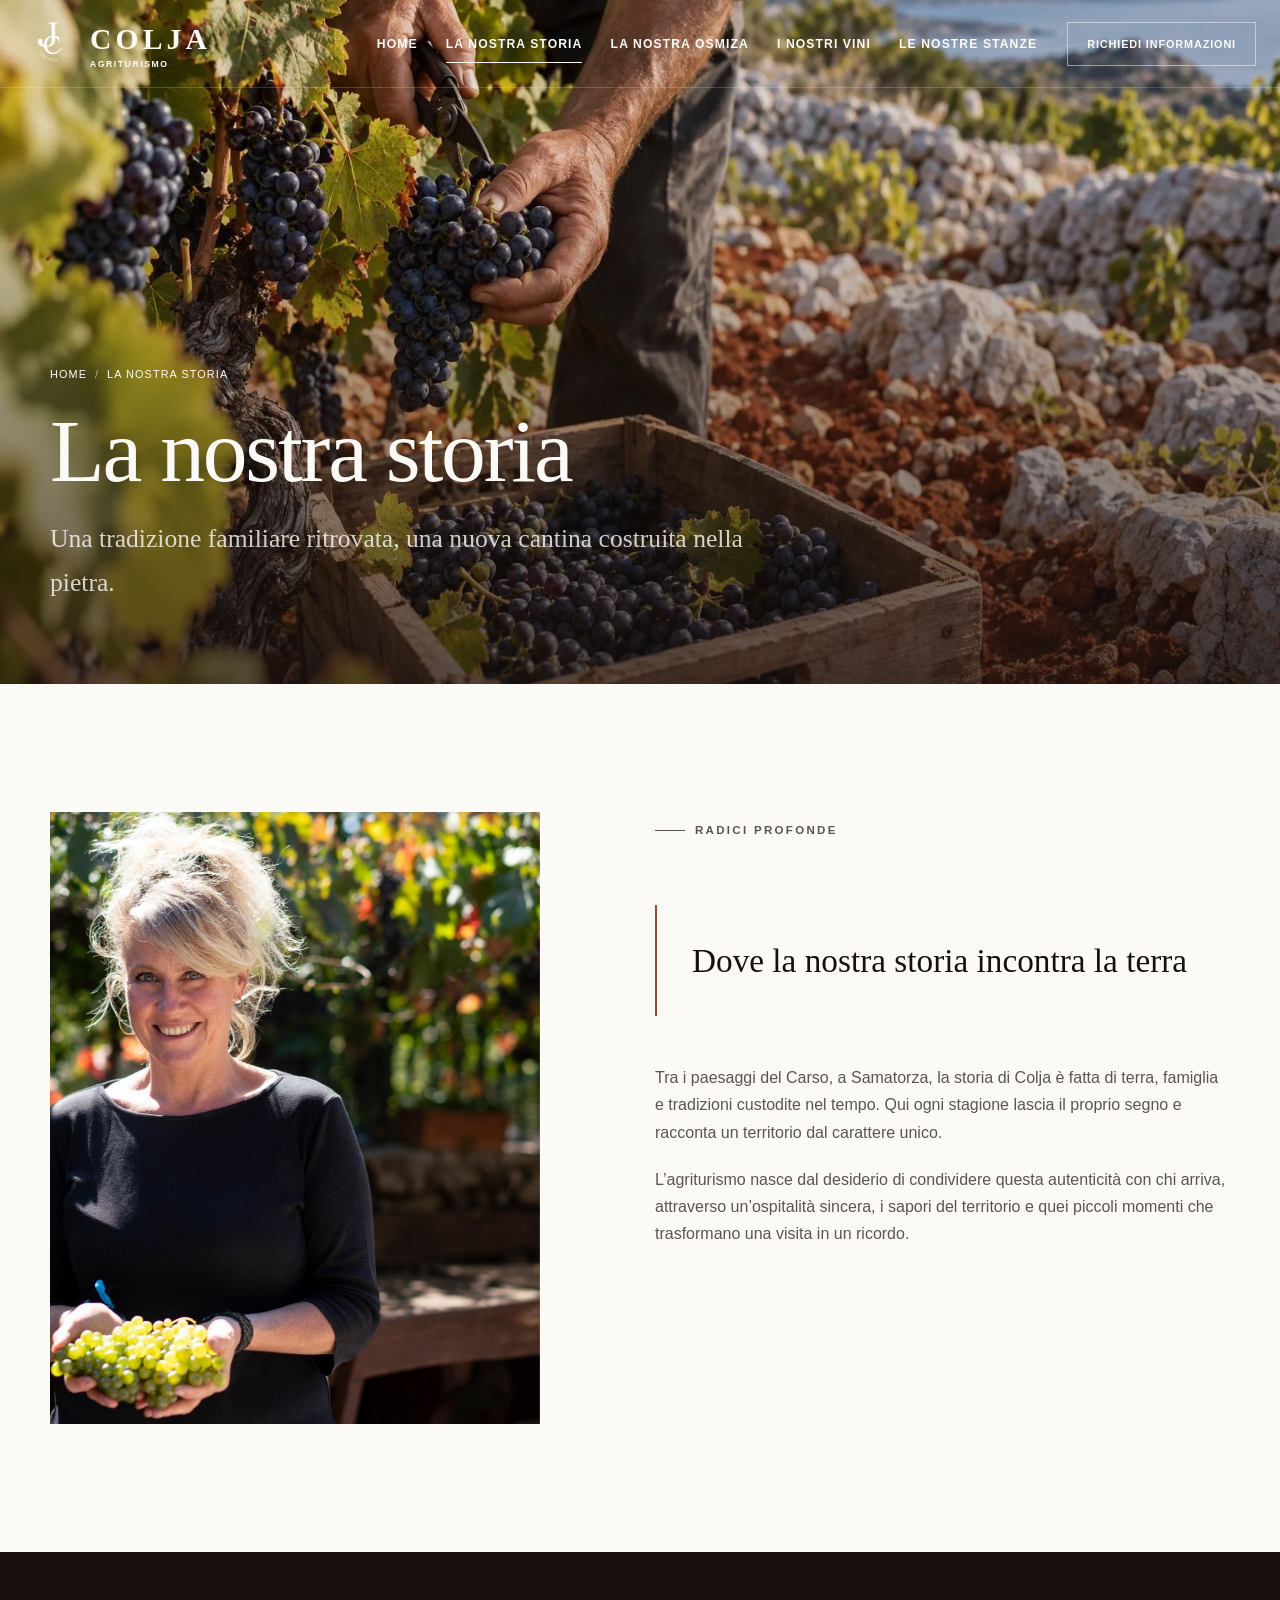
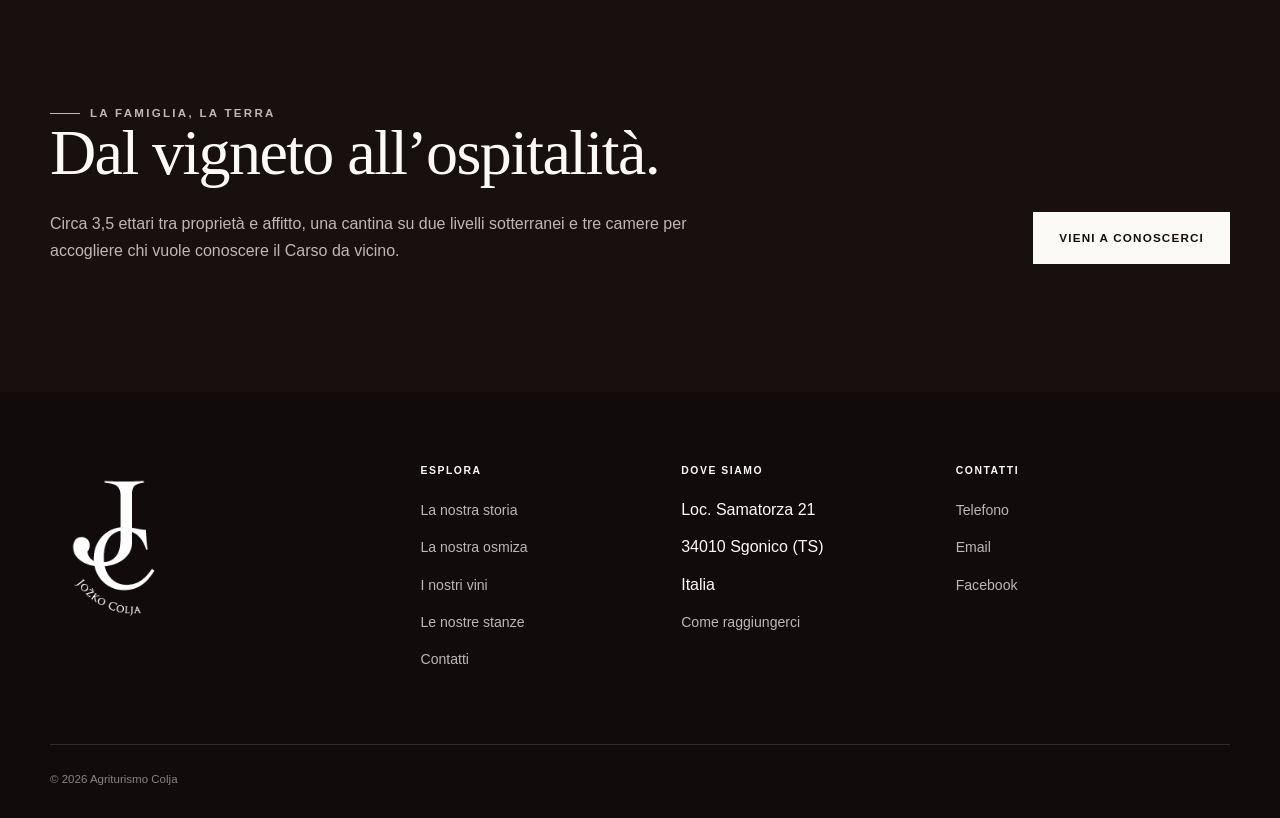
<file: storia.html>
<!doctype html>
<html lang="it">

<head>
  <meta charset="utf-8">
  <meta name="viewport" content="width=device-width, initial-scale=1">
  <title>La nostra storia | Azienda Agricola Colja</title>
  <meta name="description"
    content="La storia della famiglia Colja: il ritorno alla viticoltura, la nuova cantina nella pietra e l’ospitalità a samatorza.">
  <meta name="theme-color" content="#17100f">
  <meta name="color-scheme" content="light">
  <meta property="og:type" content="website">
  <meta property="og:title" content="La nostra storia | Azienda Agricola Colja">
  <meta property="og:description"
    content="La storia della famiglia Colja: il ritorno alla viticoltura, la nuova cantina nella pietra e l’ospitalità a samatorza.">
  <meta property="og:image" content="assets/images/storia/winemaker_vines.jpg">
  <link rel="icon" href="assets/icons/favicon.svg" type="image/svg+xml">
  <link rel="stylesheet" href="css/style.css">
  <script
    type="application/ld+json">{"@context":"https://schema.org","@graph":[{"@type":["Winery","LocalBusiness"],"@id":"#Colja","name":"Colja – Azienda Agricola","address":{"@type":"PostalAddress","streetAddress":"Località samatorza 122","postalCode":"34010","addressLocality":"samatorza","addressRegion":"Trieste","addressCountry":"IT"},"sameAs":["https://www.facebook.com/ViniColja/"],"description":"Azienda agricola familiare, cantina e ospitalità nel Carso triestino."},{"@type":"FarmStay","@id":"#agriturismo-Colja","name":"Agriturismo Colja","address":{"@type":"PostalAddress","streetAddress":"Località samatorza 122","postalCode":"34010","addressLocality":"samatorza","addressRegion":"Trieste","addressCountry":"IT"},"parentOrganization":{"@id":"#Colja"}},{"@type":"BreadcrumbList","itemListElement":[{"@type":"ListItem","position":1,"name":"Home","item":"index.html"},{"@type":"ListItem","position":2,"name":"La nostra storia","item":"storia.html"}]}]}</script>
</head>

<body class="">
  <a class="skip-link" href="#contenuto">Vai al contenuto</a>
  <div id="site-live" class="skip-link" aria-live="polite"></div>
  <header class="site-header">
    <div class="header-inner">
      <a class="brand" href="index.html" aria-label="Colja, torna alla home">
        <img class="brand-symbol" src="assets/logo/colja-logo.png" alt="" aria-hidden="true">

        <span class="brand-copy">
          <strong>Colja</strong>
          <span>Agriturismo</span>
        </span>
      </a>
      <nav class="main-nav" id="main-menu" aria-label="Navigazione principale">
        <a href="index.html" data-page="index.html">Home</a>
        <a href="storia.html" data-page="storia.html">La nostra storia</a>
        <a href="osmiza.html" data-page="osmiza.html">La nostra osmiza</a>
        <a href="vini.html" data-page="vini.html">I nostri vini</a>
        <a href="stanze.html" data-page="stanze.html">Le nostre stanze</a>
        <a class="btn mobile-only" href="contatti.html">Richiedi informazioni</a>
      </nav>
      <a class="header-cta" href="contatti.html">Richiedi informazioni</a>
      <button class="menu-toggle" type="button" aria-expanded="false" aria-controls="main-menu"
        aria-label="Apri menu"><span></span></button>
    </div>
  </header>
  <section class="inner-hero">
    <div class="inner-hero__media">
      <picture>
        <source srcset="assets/images/storia/harvest_hands.webp" type="image/webp"><img
          src="assets/images/storia/harvest_hands.jpg"
          alt="Una tradizione familiare ritrovata, una nuova cantina costruita nella pietra." fetchpriority="high">
      </picture>
    </div>
    <div class="inner-hero__overlay"></div>
    <div class="inner-hero__content">
      <ol class="breadcrumb" aria-label="Breadcrumb">
        <li><a href="index.html">Home</a></li>
        <li aria-current="page">La nostra storia</li>
      </ol>
      <h1>La nostra storia</h1>
      <p>Una tradizione familiare ritrovata, una nuova cantina costruita nella pietra.</p>
    </div>
  </section>
  <main id="contenuto">
    <section class="section">
      <div class="container story-layout">
        <div class="story-layout__media reveal">
          <picture>
            <img src="assets/images/storia/winemaker_vines.jpg" alt="Gregor tra i filari del Carso" loading="lazy">
          </picture>
        </div>
        <div class="story-layout__copy reveal reveal-delay">
          <p class="eyebrow">Radici profonde</p>
          <blockquote class="pullquote">
            Dove la nostra storia incontra la terra
          </blockquote>
          <p>Tra i paesaggi del Carso, a Samatorza, la storia di Colja è fatta di terra, famiglia e tradizioni custodite nel tempo. Qui ogni stagione lascia il proprio segno e racconta un territorio dal carattere unico. </p>
          <p>L’agriturismo nasce dal desiderio di condividere questa autenticità con chi arriva, attraverso un’ospitalità sincera, i sapori del territorio e quei piccoli momenti che trasformano una visita in un ricordo.</p>
        </div>
      </div>
      <!-- <div class="container">
        <div class="timeline reveal" aria-label="Linea del tempo">
          <div class="timeline__item"><span class="timeline__year">2015</span>
            <p>Ritorno alla viticoltura e recupero dei terreni di famiglia.</p>
          </div>
          <div class="timeline__item"><span class="timeline__year">2020</span>
            <p>Inizio della nuova struttura affacciata sui vigneti.</p>
          </div>
          <div class="timeline__item"><span class="timeline__year">2022</span>
            <p>Apertura dell’agriturismo alla fine dell’anno.</p>
          </div>
          <div class="timeline__item"><span class="timeline__year">Oggi</span>
            <p>Vino e ospitalità nel cuore del Carso.</p>
          </div>
        </div> -->
        <!-- <div class="story-gallery">
          <div class="reveal">
            <picture>
              <source srcset="assets/images/storia/cellar_rock.webp" type="image/webp"><img
                src="assets/images/storia/cellar_rock.jpg" alt="Cantina contemporanea scavata nella roccia carsica"
                loading="lazy">
            </picture>
          </div>
          <div class="reveal reveal-delay">
            <picture>
              <img
                src="assets/images/storia/uva.jpg" alt="Uva Colja" loading="lazy">
            </picture>
          </div>
        </div> -->
      </div>
    </section>
    <section class="section section--dark">
      <div class="container final-cta">
        <div>
          <p class="eyebrow">La famiglia, la terra</p>
          <h2>Dal vigneto all’ospitalità.</h2>
          <p>Circa 3,5 ettari tra proprietà e affitto, una cantina su due livelli sotterranei e tre camere per
            accogliere chi vuole conoscere il Carso da vicino.</p>
        </div><a class="btn btn--light" href="contatti.html#modulo-contatti">Vieni a conoscerci</a>
      </div>
    </section>
  </main>
  <footer class="site-footer">
    <div class="container footer-grid">
      <div class="footer-brand">

        <a href="index.html" class="footer-logo" aria-label="Colja - Torna alla home">
          <img src="assets/logo/colja-logo.png" alt="Colja - Azienda Agricola">
        </a>

      </div>
      <div class="footer-col">
        <h2>Esplora</h2>
        <ul>
          <li><a href="storia.html">La nostra storia</a></li>
          <li><a href="osmiza.html">La nostra osmiza</a></li>
          <li><a href="vini.html">I nostri vini</a></li>
          <li><a href="stanze.html">Le nostre stanze</a></li>
          <li><a href="contatti.html">Contatti</a></li>
        </ul>
      </div>
      <div class="footer-col">
        <h2>Dove siamo</h2>
        <ul>
          <li>Loc. Samatorza 21</li>
          <li>34010 Sgonico (TS)</li>
          <li>Italia</li>
          <li><a href="contatti.html#mappa">Come raggiungerci</a></li>
        </ul>
      </div>
      <div class="footer-col">
        <h2>Contatti</h2>
        <ul>
          <li><a href="contatti.html#modulo-contatti" data-contact-phone>Telefono</a></li>
          <li><a href="contatti.html#modulo-contatti" data-contact-email>Email</a></li>
          <li><a data-facebook target="_blank" rel="noopener">Facebook</a></li>
        </ul>
      </div>
    </div>
    <div class="container footer-bottom"><span>© <span data-year></span> Agriturismo Colja</span>

    </div>
  </footer>
  <button class="back-to-top" type="button" aria-label="Torna in alto">↑</button>
  <script src="js/main.js"></script>
</body>

</html>
</file>
<file: css/style.css>
/* BUDIN — offline editorial design system */
:root {
  --ink: #17100f;
  --wine: #5b1f24;
  --earth: #8b4d36;
  --vine: #26352b;
  --stone: #d8d0c1;
  --ivory: #f4efe5;
  --champagne: #c2a36b;
  --paper: #fcfaf6;
  --muted: #6e655d;
  --line: rgba(23, 16, 15, .16);
  --serif: "Cormorant Garamond", Georgia, "Times New Roman", serif;
  --sans: Inter, Arial, Helvetica, sans-serif;
  --header-h: 88px;
  --container: min(1180px, calc(100vw - 48px));
  --shadow: 0 24px 60px rgba(23, 16, 15, .16);
  --ease: cubic-bezier(.22, 1, .36, 1);
}
* { box-sizing: border-box; }
html { scroll-behavior: smooth; scroll-padding-top: var(--header-h); }
body { margin: 0; overflow-x: hidden; background: var(--paper); color: var(--ink); font: 400 1rem/1.7 var(--sans); -webkit-font-smoothing: antialiased; }
body.is-locked { overflow: hidden; }
img { display: block; width: 100%; height: auto; }
a { color: inherit; text-decoration: none; }
button, input, select, textarea { font: inherit; }
button, a { -webkit-tap-highlight-color: transparent; }
button { color: inherit; }
:focus-visible { outline: 3px solid var(--champagne); outline-offset: 4px; }
::selection { color: var(--paper); background: var(--wine); }
.container { width: var(--container); margin-inline: auto; }
.narrow { width: min(820px, calc(100vw - 48px)); margin-inline: auto; }
.skip-link { position: fixed; z-index: 999; top: 12px; left: 12px; padding: 12px 18px; transform: translateY(-150%); background: var(--paper); color: var(--ink); border-radius: 2px; }
.skip-link:focus { transform: translateY(0); }
.eyebrow { display: inline-flex; align-items: center; gap: 10px; margin: 0 0 18px; color: var(--earth); font-size: .72rem; font-weight: 700; letter-spacing: .2em; line-height: 1.4; text-transform: uppercase; }
.eyebrow::before { content: ""; width: 30px; height: 1px; background: currentColor; }
.display, h1, h2, h3 { margin: 0; font-family: var(--serif); font-weight: 500; line-height: .98; letter-spacing: -.025em; }
h1 { font-size: clamp(3rem, 7vw, 7rem); }
h2 { font-size: clamp(2.4rem, 5vw, 5.2rem); }
h3 { font-size: clamp(1.6rem, 2.5vw, 2.45rem); }
p { margin: 0 0 1.25em; }
.lead { max-width: 760px; color: #4f4742; font-family: var(--serif); font-size: clamp(1.35rem, 2.4vw, 2.1rem); line-height: 1.35; }
.section { padding: clamp(84px, 10vw, 150px) 0; }
.section--compact { padding: clamp(64px, 7vw, 100px) 0; }
.section--dark { background: var(--ink); color: var(--paper); }
.section--wine { background: var(--wine); color: var(--paper); }
.section--ivory { background: var(--ivory); }
.section-heading { display: grid; grid-template-columns: minmax(0, 1.25fr) minmax(260px, .75fr); gap: 60px; align-items: end; margin-bottom: clamp(48px, 7vw, 90px); }
.section-heading p { margin: 0; color: #655c56; }
.section--dark .section-heading p, .section--wine .section-heading p { color: rgba(252,250,246,.74); }

/* Header */
.site-header { position: fixed; z-index: 100; inset: 0 0 auto; height: var(--header-h); color: var(--paper); transition: background .4s ease, color .4s ease, box-shadow .4s ease; }
.site-header::after { content: ""; position: absolute; inset: auto 0 0; height: 1px; background: rgba(252,250,246,.18); transition: background .4s ease; }
.site-header.is-scrolled, .site-header.menu-open { background: rgba(244,239,229,.97); color: var(--ink); box-shadow: 0 10px 30px rgba(23,16,15,.08); backdrop-filter: blur(14px); }
.site-header.is-scrolled::after, .site-header.menu-open::after { background: var(--line); }
.header-inner { width: min(1380px, calc(100vw - 48px)); height: 100%; margin: auto; display: flex; align-items: center; gap: 30px; }
.brand { position: relative; z-index: 103; display: inline-flex; flex-direction: column; flex: 0 0 auto; line-height: 1; }
.brand strong { font-family: var(--serif); font-size: 1.85rem; font-weight: 600; letter-spacing: .14em; }
.brand span { margin-top: 6px; font-size: .54rem; font-weight: 600; letter-spacing: .18em; text-transform: uppercase; }
.main-nav { display: flex; align-items: center; gap: clamp(18px, 2.2vw, 36px); margin-left: auto; }
.main-nav a { position: relative; font-size: .76rem; font-weight: 600; letter-spacing: .09em; text-transform: uppercase; white-space: nowrap; }
.main-nav a::after { content: ""; position: absolute; left: 0; right: 100%; bottom: -9px; height: 1px; background: currentColor; transition: right .3s var(--ease); }
.main-nav a:hover::after, .main-nav a[aria-current="page"]::after { right: 0; }
.lang-switch { display: flex; gap: 8px; padding-left: 18px; border-left: 1px solid currentColor; font-size: .63rem; font-weight: 700; letter-spacing: .08em; }
.lang-switch button { padding: 4px 1px; border: 0; border-bottom: 1px solid transparent; background: transparent; cursor: pointer; }
.lang-switch button[aria-pressed="true"] { border-color: currentColor; }
.header-cta { display: inline-flex; min-height: 44px; align-items: center; justify-content: center; padding: 0 19px; border: 1px solid rgba(252,250,246,.5); font-size: .68rem; font-weight: 700; letter-spacing: .08em; text-transform: uppercase; }
.site-header.is-scrolled .header-cta { border-color: var(--ink); }
.menu-toggle { position: relative; z-index: 103; display: none; width: 48px; height: 48px; margin-left: auto; border: 1px solid currentColor; background: transparent; cursor: pointer; }
.menu-toggle span, .menu-toggle::before, .menu-toggle::after { content: ""; position: absolute; left: 12px; width: 22px; height: 1px; background: currentColor; transition: transform .3s ease, top .3s ease, opacity .3s ease; }
.menu-toggle::before { top: 16px; }
.menu-toggle span { top: 23px; }
.menu-toggle::after { top: 30px; }
.menu-toggle[aria-expanded="true"]::before { top: 23px; transform: rotate(45deg); }
.menu-toggle[aria-expanded="true"] span { opacity: 0; }
.menu-toggle[aria-expanded="true"]::after { top: 23px; transform: rotate(-45deg); }
.brand-symbol {
  transition: filter .4s ease;
}

.site-header.is-scrolled .brand-symbol,
.site-header.menu-open .brand-symbol {
  filter: brightness(0) saturate(100%);
}
/* Buttons */
.btn-row { display: flex; flex-wrap: wrap; gap: 14px; }
.btn { display: inline-flex; min-height: 52px; align-items: center; justify-content: center; gap: 13px; padding: 0 25px; border: 1px solid var(--ink); background: var(--ink); color: var(--paper); font-size: .73rem; font-weight: 700; letter-spacing: .1em; line-height: 1.2; text-align: center; text-transform: uppercase; transition: transform .3s var(--ease), background .3s ease, color .3s ease; cursor: pointer; }
.btn:hover { transform: translateY(-2px); background: var(--wine); border-color: var(--wine); }
.btn--light { border-color: var(--paper); background: var(--paper); color: var(--ink); }
.btn--light:hover { background: var(--champagne); border-color: var(--champagne); color: var(--ink); }
.btn--ghost { background: transparent; color: var(--ink); }
.btn--ghost:hover { color: var(--paper); }
.btn--ghost-light { border-color: rgba(252,250,246,.65); background: transparent; color: var(--paper); }
.btn--ghost-light:hover { background: var(--paper); border-color: var(--paper); color: var(--ink); }
.text-link { display: inline-flex; align-items: center; gap: 12px; border-bottom: 1px solid currentColor; font-size: .74rem; font-weight: 700; letter-spacing: .09em; text-transform: uppercase; }
.text-link::after { content: "↗"; }

/* Heroes */
.hero { position: relative; min-height: 100svh; display: flex; align-items: flex-end; overflow: hidden; background: var(--ink); color: var(--paper); }
.hero__media, .hero__overlay { position: absolute; inset: 0; }
.hero__media img { width: 100%; height: 100%; object-fit: cover; }
.hero__overlay { background: linear-gradient(90deg, rgba(23,16,15,.74) 0%, rgba(23,16,15,.35) 58%, rgba(23,16,15,.12) 100%), linear-gradient(0deg, rgba(23,16,15,.58), transparent 55%); }
.hero__content { position: relative; z-index: 1; width: min(1180px, calc(100vw - 48px)); margin: 0 auto; padding: calc(var(--header-h) + 110px) 0 clamp(88px, 10vh, 130px); }
.hero .eyebrow { color: var(--paper); }
.hero h1 { max-width: 980px; }
.hero__intro { max-width: 680px; margin: 28px 0 38px; color: rgba(252,250,246,.82); font-size: clamp(1.02rem, 1.5vw, 1.22rem); }
.scroll-cue { position: absolute; z-index: 2; right: 44px; bottom: 44px; display: flex; align-items: center; gap: 13px; writing-mode: vertical-rl; font-size: .61rem; letter-spacing: .2em; text-transform: uppercase; }
.scroll-cue::after { content: ""; width: 1px; height: 48px; background: rgba(252,250,246,.7); }
.inner-hero { position: relative; min-height: min(76vh, 760px); display: flex; align-items: flex-end; overflow: hidden; background: var(--ink); color: var(--paper); }
.inner-hero__media, .inner-hero__overlay { position: absolute; inset: 0; }
.inner-hero__media img { height: 100%; object-fit: cover; }
.inner-hero__overlay { background: linear-gradient(0deg, rgba(23,16,15,.72), rgba(23,16,15,.1) 75%); }
.inner-hero__content { position: relative; z-index: 1; width: var(--container); margin-inline: auto; padding: calc(var(--header-h) + 80px) 0 80px; }
.inner-hero h1 { max-width: 920px; }
.inner-hero p { max-width: 700px; margin: 22px 0 0; color: rgba(252,250,246,.8); font-family: var(--serif); font-size: clamp(1.25rem, 2vw, 1.8rem); }
.breadcrumb { display: flex; flex-wrap: wrap; gap: 8px; margin: 0 0 24px; padding: 0; list-style: none; font-size: .68rem; letter-spacing: .1em; text-transform: uppercase; }
.breadcrumb li + li::before { content: "/"; margin-right: 8px; opacity: .6; }

/* Home editorial sections */
.intro-grid { display: grid; grid-template-columns: minmax(0, .82fr) minmax(0, 1.18fr); gap: clamp(50px, 9vw, 130px); align-items: center; }
.intro-grid__image { position: relative; width: min(100%, 480px); margin-inline: auto; }
.intro-grid__image::before { content: ""; position: absolute; inset: 34px -28px -28px 34px; border: 1px solid var(--stone); }
.intro-grid__image picture { position: relative; }
.intro-grid__image img { aspect-ratio: 3 / 4; object-fit: cover; }
.intro-grid__copy h2 { margin-bottom: 30px; }
.intro-grid__copy p { max-width: 650px; color: #5e554f; }
.territory-grid { display: grid; grid-template-columns: minmax(0, 1.1fr) minmax(280px, .9fr); gap: clamp(50px, 8vw, 110px); align-items: center; }
.territory-grid__media img { aspect-ratio: 4 / 3; object-fit: cover; }
.territory-grid__copy p:not(.eyebrow) { max-width: 580px; margin-top: 28px; color: rgba(252,250,246,.72); }
.elements { display: grid; grid-template-columns: repeat(3, 1fr); gap: 1px; margin-top: 45px; background: rgba(252,250,246,.2); }
.element { min-height: 135px; display: flex; flex-direction: column; justify-content: flex-end; padding: 20px; background: var(--ink); }
.element span { color: var(--champagne); font-family: var(--serif); font-size: 1.7rem; }
.element small { color: rgba(252,250,246,.62); font-size: .64rem; letter-spacing: .12em; text-transform: uppercase; }
.featured-wines { display: grid; grid-template-columns: repeat(4, 1fr); gap: 18px; }
.wine-teaser { position: relative; min-height: 500px; display: flex; align-items: flex-end; overflow: hidden; color: var(--paper); }
.wine-teaser img { position: absolute; inset: 0; height: 100%; object-fit: cover; transition: transform .8s var(--ease); }
.wine-teaser::after { content: ""; position: absolute; inset: 0; background: linear-gradient(0deg, rgba(23,16,15,.9), rgba(23,16,15,.08) 74%); }
.wine-teaser:hover img { transform: scale(1.045); }
.wine-teaser__copy { position: relative; z-index: 1; padding: 28px; }
.wine-teaser__copy small { display: block; margin-bottom: 9px; color: var(--stone); font-size: .66rem; letter-spacing: .13em; text-transform: uppercase; }
.wine-teaser__copy h3 { margin-bottom: 14px; }
.wine-teaser__copy p { min-height: 70px; color: rgba(252,250,246,.74); font-size: .87rem; line-height: 1.6; }
.stay-banner { position: relative; min-height: min(80vh, 800px); display: flex; align-items: center; overflow: hidden; color: var(--paper); }
.stay-banner__media, .stay-banner__veil { position: absolute; inset: 0; }
.stay-banner__media img { height: 100%; object-fit: cover; }
.stay-banner__veil { background: linear-gradient(90deg, rgba(23,16,15,.75), rgba(23,16,15,.15)); }
.stay-banner__copy { position: relative; z-index: 1; width: var(--container); margin-inline: auto; }
.stay-banner__copy > div { max-width: 680px; padding: clamp(38px, 6vw, 78px); background: rgba(23,16,15,.7); backdrop-filter: blur(4px); }
.stay-banner p { margin: 26px 0 34px; color: rgba(252,250,246,.8); }
.experience-grid { display: grid; grid-template-columns: repeat(3, 1fr); border: 1px solid var(--line); }
.experience { min-height: 300px; padding: 38px; border-right: 1px solid var(--line); }
.experience:last-child { border: 0; }
.experience__num { color: var(--earth); font-family: var(--serif); font-size: 1.2rem; }
.experience h3 { margin: 64px 0 18px; }
.experience p { color: #655b54; }
.final-cta { display: grid; grid-template-columns: 1fr auto; gap: 48px; align-items: end; }
.final-cta p { max-width: 700px; margin: 25px 0 0; color: rgba(252,250,246,.72); }

/* Story */
.story-layout { display: grid; grid-template-columns: minmax(0, .92fr) minmax(0, 1.08fr); gap: clamp(55px, 9vw, 130px); align-items: start; }
.story-layout__media { position: sticky; top: calc(var(--header-h) + 28px); }
.story-layout__media img { aspect-ratio: 4 / 5; object-fit: cover; }
.story-layout__copy .lead { margin-bottom: 35px; }
.story-layout__copy p:not(.lead) { color: #5d544e; }
.pullquote { margin: 48px 0; padding: 35px 0 35px 35px; border-left: 2px solid var(--earth); font-family: var(--serif); font-size: clamp(1.55rem, 2.6vw, 2.45rem); line-height: 1.25; }
.timeline { display: grid; grid-template-columns: repeat(4, 1fr); margin-top: 70px; border-top: 1px solid var(--line); }
.timeline__item { position: relative; padding: 34px 28px 0 0; }
.timeline__item::before { content: ""; position: absolute; top: -5px; left: 0; width: 9px; height: 9px; border-radius: 50%; background: var(--wine); }
.timeline__year { display: block; margin-bottom: 12px; color: var(--wine); font-family: var(--serif); font-size: 2rem; }
.timeline__item p { color: #615852; font-size: .9rem; }
.story-gallery { display: grid; grid-template-columns: 1.2fr .8fr; gap: 18px; margin-top: clamp(70px, 9vw, 120px); }
.story-gallery img { height: 100%; object-fit: cover; }
.story-gallery picture:first-child img { aspect-ratio: 4 / 3; }
.story-gallery picture:last-child img { aspect-ratio: 3 / 4; }

/* Wine catalog */
.filter-bar { display: flex; flex-wrap: wrap; gap: 8px; margin-bottom: 42px; }
.filter-btn { min-height: 44px; padding: 0 20px; border: 1px solid var(--line); background: transparent; color: var(--ink); font-size: .69rem; font-weight: 700; letter-spacing: .09em; text-transform: uppercase; cursor: pointer; transition: .25s ease; }
.filter-btn:hover, .filter-btn.is-active { background: var(--ink); color: var(--paper); }
.wine-grid { display: grid; grid-template-columns: repeat(3, 1fr); gap: 24px; }
.wine-card { display: flex; flex-direction: column; min-width: 0; background: #fff; border: 1px solid rgba(23,16,15,.1); }
.wine-card__image { position: relative; overflow: hidden; background: #e7e0d4; }
.wine-card__image img { aspect-ratio: 4 / 4.6; object-fit: cover; transition: transform .7s var(--ease); }
.wine-card:hover .wine-card__image img { transform: scale(1.035); }
.wine-card__body { display: flex; flex: 1; flex-direction: column; padding: 27px; }
.wine-card__category { margin-bottom: 11px; color: var(--earth); font-size: .65rem; font-weight: 700; letter-spacing: .13em; text-transform: uppercase; }
.wine-card h3 { margin-bottom: 16px; }
.wine-card__description { flex: 1; color: #665c56; font-size: .92rem; }
.wine-card__availability { margin: 15px 0 20px; padding-top: 15px; border-top: 1px solid var(--line); font-size: .82rem; font-weight: 700; }
.wine-card__actions { display: flex; gap: 8px; }
.wine-card__actions .btn { min-height: 46px; flex: 1; padding-inline: 12px; font-size: .64rem; }
.catalog-note { margin: 34px 0 0; padding: 20px 24px; border-left: 2px solid var(--champagne); background: var(--ivory); color: #5c534d; font-size: .88rem; }
.philosophy { display: grid; grid-template-columns: 1fr 1fr; gap: clamp(45px, 8vw, 110px); align-items: center; }
.philosophy img { aspect-ratio: 4 / 3; object-fit: cover; }
.philosophy__copy p { color: rgba(252,250,246,.72); }

/* Rooms */
.gallery-grid { display: grid; grid-template-columns: repeat(12, 1fr); grid-auto-rows: clamp(170px, 18vw, 250px); gap: 12px; }
.gallery-item { position: relative; grid-column: span 4; overflow: hidden; border: 0; padding: 0; background: var(--stone); cursor: zoom-in; }
.gallery-item:nth-child(1), .gallery-item:nth-child(6) { grid-column: span 8; grid-row: span 2; }
.gallery-item:nth-child(2), .gallery-item:nth-child(3), .gallery-item:nth-child(4), .gallery-item:nth-child(5), .gallery-item:nth-child(7), .gallery-item:nth-child(8) { grid-column: span 4; }
.gallery-item img { width: 100%; height: 100%; object-fit: cover; transition: transform .7s var(--ease); }
.gallery-item:hover img { transform: scale(1.04); }
.gallery-item::after { content: "+"; position: absolute; right: 18px; bottom: 18px; width: 40px; height: 40px; display: grid; place-items: center; background: rgba(252,250,246,.92); color: var(--ink); font-size: 1.4rem; }
.room-list { display: grid; gap: 30px; }
.room-card { display: grid; grid-template-columns: minmax(0, 1.1fr) minmax(320px, .9fr); background: #fff; border: 1px solid var(--line); }
.room-card:nth-child(even) .room-card__media { order: 2; }
.room-card__media img { width: 100%; height: 100%; min-height: 470px; object-fit: cover; }
.room-card__body { display: flex; flex-direction: column; justify-content: center; padding: clamp(35px, 5vw, 68px); }
.room-card__body p { color: #605751; }
.room-features { display: flex; flex-wrap: wrap; gap: 8px; margin: 12px 0 27px; padding: 0; list-style: none; }
.room-features li { padding: 7px 11px; background: var(--ivory); font-size: .73rem; }
.room-note { margin-bottom: 25px; color: var(--earth) !important; font-size: .78rem; font-weight: 700; letter-spacing: .05em; text-transform: uppercase; }

/* Forms and contact */
.request-wrap { display: grid; grid-template-columns: minmax(250px, .7fr) minmax(0, 1.3fr); gap: clamp(45px, 8vw, 110px); }
.request-intro { position: sticky; top: calc(var(--header-h) + 28px); align-self: start; }
.request-intro p { margin-top: 26px; color: #655c56; }
.form { display: grid; grid-template-columns: repeat(2, 1fr); gap: 20px; }
.field { display: flex; flex-direction: column; gap: 8px; }
.field--full { grid-column: 1 / -1; }
.field label, .field > span { font-size: .72rem; font-weight: 700; letter-spacing: .06em; text-transform: uppercase; }
.field input, .field select, .field textarea { width: 100%; min-height: 50px; border: 1px solid rgba(23,16,15,.3); border-radius: 0; background: #fff; color: var(--ink); padding: 12px 14px; }
.field textarea { min-height: 150px; resize: vertical; }
.field input:focus, .field select:focus, .field textarea:focus { border-color: var(--wine); outline: 2px solid rgba(91,31,36,.14); }
.field [aria-invalid="true"] { border-color: #a12626; }
.field-error { min-height: 18px; color: #8d1d1d; font-size: .73rem; }
.check-field { grid-column: 1 / -1; display: grid; grid-template-columns: 22px 1fr; gap: 10px; align-items: start; font-size: .84rem; }
.check-field input { width: 18px; height: 18px; margin: 3px 0 0; accent-color: var(--wine); }
.form-actions { grid-column: 1 / -1; display: flex; flex-wrap: wrap; gap: 15px; align-items: center; }
.form-status { display: none; grid-column: 1 / -1; padding: 18px; border-left: 3px solid var(--vine); background: #e9efe9; color: var(--vine); }
.form-status.is-visible { display: block; }
.contact-grid { display: grid; grid-template-columns: minmax(280px, .8fr) minmax(0, 1.2fr); gap: clamp(50px, 8vw, 110px); align-items: start; }
.contact-details h2 { margin-bottom: 30px; }
.contact-details address { font-style: normal; font-family: var(--serif); font-size: 1.35rem; line-height: 1.5; }
.contact-actions { display: flex; flex-direction: column; align-items: flex-start; gap: 13px; margin: 30px 0; }
.contact-meta { padding-top: 24px; border-top: 1px solid var(--line); color: #645b55; font-size: .88rem; }
.map-card { position: relative; min-height: 540px; display: flex; align-items: flex-end; overflow: hidden; background: var(--vine); color: var(--paper); }
.map-card img { position: absolute; inset: 0; height: 100%; object-fit: cover; filter: saturate(.7); opacity: .64; }
.map-card::after { content: ""; position: absolute; inset: 0; background: linear-gradient(0deg, rgba(23,16,15,.82), transparent 70%); }
.map-card__content { position: relative; z-index: 1; padding: clamp(28px, 5vw, 54px); }
.map-card__content p { max-width: 480px; color: rgba(252,250,246,.78); }
.config-warning { display: none; margin: 15px 0; padding: 14px; border: 1px solid var(--champagne); background: #fff8e7; color: #5e4d28; font-size: .8rem; }
.config-warning.is-visible { display: block; }

/* Modal / lightbox */
.modal { position: fixed; z-index: 300; inset: 0; display: none; place-items: center; padding: 24px; }
.modal[aria-hidden="false"] { display: grid; }
.modal__overlay { position: absolute; inset: 0; border: 0; background: rgba(13,9,8,.86); backdrop-filter: blur(6px); cursor: pointer; }
.modal__dialog { position: relative; z-index: 1; width: min(980px, 100%); max-height: calc(100svh - 48px); overflow: auto; background: var(--paper); box-shadow: var(--shadow); }
.modal__close { position: absolute; z-index: 3; top: 14px; right: 14px; width: 46px; height: 46px; border: 1px solid rgba(23,16,15,.24); background: rgba(252,250,246,.94); color: var(--ink); font-size: 1.3rem; cursor: pointer; }
.wine-modal__grid { display: grid; grid-template-columns: .9fr 1.1fr; min-height: 620px; }
.wine-modal__image { min-height: 420px; background: #e7dfd2; }
.wine-modal__image img { width: 100%; height: 100%; object-fit: cover; }
.wine-modal__copy { display: flex; flex-direction: column; justify-content: center; padding: clamp(38px, 6vw, 72px); }
.wine-modal__copy .eyebrow { margin-bottom: 13px; }
.wine-modal__copy h2 { margin-bottom: 24px; font-size: clamp(2.6rem, 5vw, 4.8rem); }
.wine-modal__copy p { color: #5e554f; }
.modal-meta { margin: 16px 0 28px; padding: 18px 0; border-block: 1px solid var(--line); }
.modal-meta span { display: block; }
.modal-meta small { color: var(--muted); font-size: .68rem; letter-spacing: .08em; text-transform: uppercase; }
.modal-meta strong { font-size: .9rem; }
.lightbox__dialog { width: min(1200px, 100%); background: #0e0b0a; color: var(--paper); }
.lightbox__figure { margin: 0; }
.lightbox__figure img { width: 100%; max-height: calc(100svh - 130px); object-fit: contain; }
.lightbox__figure figcaption { min-height: 64px; display: flex; align-items: center; padding: 17px 70px 17px 24px; color: rgba(252,250,246,.78); }
.lightbox .modal__close { border-color: rgba(252,250,246,.4); background: rgba(23,16,15,.7); color: var(--paper); }

/* Footer */
.site-footer { padding: 74px 0 28px; background: #110c0b; color: var(--paper); }
.footer-grid { display: grid; grid-template-columns: 1.15fr .75fr .8fr 1fr; gap: 55px; padding-bottom: 62px; }
.footer-brand strong { font-family: var(--serif); font-size: 2.55rem; font-weight: 500; letter-spacing: .13em; }
.footer-brand span { display: block; margin-top: 3px; color: var(--stone); font-size: .65rem; letter-spacing: .16em; text-transform: uppercase; }
.footer-brand p { margin-top: 30px; color: rgba(252,250,246,.63); }
.footer-col h2 { margin-bottom: 20px; font-family: var(--sans); font-size: .65rem; font-weight: 700; letter-spacing: .15em; text-transform: uppercase; }
.footer-col ul { margin: 0; padding: 0; list-style: none; }
.footer-col li { margin-bottom: 10px; }
.footer-col a { color: rgba(252,250,246,.72); font-size: .88rem; }
.footer-col a:hover { color: var(--paper); }
.footer-bottom { display: flex; justify-content: space-between; gap: 20px; padding-top: 25px; border-top: 1px solid rgba(252,250,246,.14); color: rgba(252,250,246,.5); font-size: .72rem; }
.legal-links { display: flex; flex-wrap: wrap; gap: 18px; }
.back-to-top { position: fixed; z-index: 90; right: 20px; bottom: 20px; width: 48px; height: 48px; border: 1px solid rgba(252,250,246,.25); background: var(--ink); color: var(--paper); opacity: 0; visibility: hidden; transform: translateY(10px); transition: .3s ease; cursor: pointer; }
.back-to-top.is-visible { opacity: 1; visibility: visible; transform: none; }

/* Reveal */
.reveal { opacity: 0; transform: translateY(28px); transition: opacity .8s var(--ease), transform .8s var(--ease); }
.reveal.is-visible { opacity: 1; transform: none; }
.reveal-delay { transition-delay: .14s; }

/* ==========================================================
   BUDIN — MOBILE NAVIGATION
   Sostituisce il vecchio @media (max-width: 1120px)
   ========================================================== */

@media (max-width: 1120px) {

  :root {
    --header-h: 76px;
  }

  /* =========================
     HEADER
     ========================= */

  .site-header {
    height: var(--header-h);
    z-index: 1000;
  }

  .header-inner {
    position: relative;
    z-index: 1003;

    width: calc(100vw - 32px);
    height: 100%;

    margin-inline: auto;
    gap: 16px;
  }

  /*
   * Quando il menu è aperto l'header diventa avorio,
   * perfettamente integrato con il fullscreen.
   */
  .site-header.menu-open {
    background: var(--ivory);
    color: var(--ink);
    box-shadow: none;
    backdrop-filter: none;
  }

  .site-header.menu-open::after {
    background: var(--line);
  }


  /* =========================
     BRAND
     ========================= */

  .brand {
    position: relative;
    z-index: 1004;
  }

  .brand strong {
    font-size: 1.6rem;
    letter-spacing: .15em;
  }

  .brand span {
    margin-top: 5px;

    font-size: .48rem;
    letter-spacing: .17em;
  }


  /* =========================
     ELEMENTI DESKTOP
     ========================= */

  .header-cta {
    display: none;
  }


  /* =========================
     HAMBURGER
     ========================= */

  .menu-toggle {
    position: relative;
    z-index: 1005;

    display: block;

    width: 48px;
    height: 48px;

    flex: 0 0 48px;

    margin-left: auto;

    border: 0;
    background: transparent;

    color: inherit;
    cursor: pointer;
  }

  .menu-toggle span,
  .menu-toggle::before,
  .menu-toggle::after {
    content: "";

    position: absolute;
    left: 10px;

    width: 28px;
    height: 1px;

    background: currentColor;

    transform-origin: center;

    transition:
      top .35s var(--ease),
      transform .35s var(--ease),
      opacity .2s ease,
      width .35s var(--ease);
  }

  .menu-toggle::before {
    top: 16px;
  }

  .menu-toggle span {
    top: 24px;
    width: 20px;
    left: 18px;
  }

  .menu-toggle::after {
    top: 32px;
  }


  /* Hamburger -> X */

  .menu-toggle[aria-expanded="true"]::before {
    top: 24px;
    transform: rotate(45deg);
  }

  .menu-toggle[aria-expanded="true"] span {
    opacity: 0;
    width: 0;
  }

  .menu-toggle[aria-expanded="true"]::after {
    top: 24px;
    transform: rotate(-45deg);
  }


  /* =========================
     FULLSCREEN MENU
     ========================= */

  .main-nav {
    position: fixed;
    z-index: 1001;

    inset: 0;

    width: 100%;
    height: 100dvh;

    margin: 0;

    padding:
      calc(var(--header-h) + 40px)
      clamp(28px, 7vw, 70px)
      32px;

    display: flex;
    flex-direction: column;
    align-items: stretch;
    justify-content: center;

    gap: 0;

    overflow-y: auto;

    background: var(--ivory);
    color: var(--ink);

    opacity: 0;
    visibility: hidden;
    pointer-events: none;

    transform: translateY(-16px);

    transition:
      opacity .35s ease,
      visibility .35s ease,
      transform .5s var(--ease);
  }


  /*
   * Dettaglio decorativo molto leggero.
   * Richiama il Terrano senza appesantire il menu.
   */

  .main-nav::before {
    content: "COLJA";

    position: absolute;

    right: -15px;
    bottom: -20px;

    color: rgba(91, 31, 36, .045);

    font-family: var(--serif);
    font-size: clamp(7rem, 25vw, 15rem);
    font-weight: 600;

    letter-spacing: -.04em;

    pointer-events: none;
  }


  /* =========================
     MENU APERTO
     ========================= */

  .main-nav.is-open {
    opacity: 1;
    visibility: visible;
    pointer-events: auto;

    transform: translateY(0);
  }


  /* =========================
     LINK PRINCIPALI
     ========================= */

  .main-nav > a:not(.btn) {
    position: relative;
    z-index: 2;

    display: grid;
    grid-template-columns: 38px 1fr;
    align-items: baseline;

    width: 100%;

    padding: 17px 0;

    border-bottom: 1px solid rgba(23, 16, 15, .13);

    font-family: var(--serif);

    font-size: clamp(2.15rem, 7vw, 3.8rem);
    font-weight: 500;

    line-height: .98;
    letter-spacing: -.03em;

    text-transform: none;
    white-space: normal;

    opacity: 0;

    transform: translateY(18px);

    transition:
      opacity .55s var(--ease),
      transform .55s var(--ease),
      color .25s ease;
  }


  /* Disabilita underline desktop */

  .main-nav > a:not(.btn)::after {
    display: none;
  }


  /* =========================
     NUMERAZIONE
     ========================= */

  .main-nav > a:not(.btn)::before {
    color: var(--earth);

    font-family: var(--sans);
    font-size: .56rem;
    font-weight: 700;

    letter-spacing: .12em;
  }

.main-nav > a:nth-of-type(1):not(.btn)::before {
  content: "01";
}

.main-nav > a:nth-of-type(2):not(.btn)::before {
  content: "02";
}

.main-nav > a:nth-of-type(3):not(.btn)::before {
  content: "03";
}

.main-nav > a:nth-of-type(4):not(.btn)::before {
  content: "04";
}

.main-nav > a:nth-of-type(5):not(.btn)::before {
  content: "05";
}


  /* =========================
     CURRENT PAGE
     ========================= */

  .main-nav > a[aria-current="page"]:not(.btn) {
    color: var(--wine);
  }

  .main-nav > a[aria-current="page"]:not(.btn)::before {
    color: var(--champagne);
  }


  /* =========================
     APERTURA ANIMATA
     ========================= */

  .main-nav.is-open > a:not(.btn) {
    opacity: 1;
    transform: translateY(0);
  }

.main-nav.is-open > a:nth-of-type(1):not(.btn) {
  transition-delay: .06s;
}

.main-nav.is-open > a:nth-of-type(2):not(.btn) {
  transition-delay: .10s;
}

.main-nav.is-open > a:nth-of-type(3):not(.btn) {
  transition-delay: .14s;
}

.main-nav.is-open > a:nth-of-type(4):not(.btn) {
  transition-delay: .18s;
}

.main-nav.is-open > a:nth-of-type(5):not(.btn) {
  transition-delay: .22s;
}

.main-nav.is-open .mobile-only.btn {
  transition-delay: .27s;
}

  /* =========================
     CTA MOBILE
     ========================= */

  .main-nav .mobile-only.btn {
    position: relative;
    z-index: 2;

    display: flex;

    width: 100%;
    min-height: 58px;

    margin-top: 38px;

    background: var(--wine);
    border-color: var(--wine);

    color: var(--paper);

    font-family: var(--sans);
    font-size: .68rem;

    letter-spacing: .13em;

    opacity: 0;
    transform: translateY(15px);

    transition:
      opacity .55s var(--ease),
      transform .55s var(--ease),
      background .3s ease;
  }

  .main-nav.is-open .mobile-only.btn {
    opacity: 1;
    transform: translateY(0);

    transition-delay: .30s;
  }

  .main-nav .mobile-only.btn:hover {
    background: var(--ink);
    border-color: var(--ink);

    transform: translateY(-2px);
  }


  /* =========================
     BLOCCO SCROLL
     ========================= */

  body.is-locked {
    overflow: hidden;
    touch-action: none;
    overscroll-behavior: none;
  }


  /* =========================
     RESTO DEL RESPONSIVE
     ========================= */

  .featured-wines {
    grid-template-columns: repeat(2, 1fr);
  }

  .wine-teaser {
    min-height: 440px;
  }

  .footer-grid {
    grid-template-columns: 1.2fr 1fr 1fr;
  }

  .footer-grid .footer-col:last-child {
    grid-column: 2 / -1;
  }
}


@media (min-width: 1121px) {
    .mobile-only {
        display: none !important;
    }
}

@media (max-width: 900px) {
  :root { --container: min(100% - 36px, 1180px); }
  .section-heading, .intro-grid, .territory-grid, .story-layout, .philosophy, .request-wrap, .contact-grid { grid-template-columns: 1fr; }
  .section-heading { gap: 25px; }
  .intro-grid__image { width: min(82%, 480px); }
  .intro-grid__copy { order: -1; }
  .territory-grid__media { order: 2; }
  .wine-grid { grid-template-columns: repeat(2, 1fr); }
  .timeline { grid-template-columns: repeat(2, 1fr); row-gap: 35px; }
  .timeline__item:nth-child(n+3) { border-top: 1px solid var(--line); }
  .story-layout__media, .request-intro { position: static; }
  .story-layout__media img { max-height: 700px; }
  .experience-grid { grid-template-columns: 1fr; }
  .experience { min-height: 240px; border-right: 0; border-bottom: 1px solid var(--line); }
  .experience h3 { margin-top: 40px; }
  .final-cta { grid-template-columns: 1fr; align-items: start; }
  .room-card { grid-template-columns: 1fr; }
  .room-card:nth-child(even) .room-card__media { order: 0; }
  .room-card__media img { min-height: auto; aspect-ratio: 16 / 10; }
  .gallery-item:nth-child(n) { grid-column: span 6; grid-row: span 1; }
  .gallery-item:nth-child(1), .gallery-item:nth-child(6) { grid-column: span 12; grid-row: span 2; }
  .footer-grid { grid-template-columns: repeat(2, 1fr); }
  .footer-grid .footer-col:last-child { grid-column: auto; }
}

@media (max-width: 640px) {
  :root { --container: calc(100vw - 32px); --header-h: 72px; }
  body { font-size: .96rem; }
  h1 { font-size: clamp(2.85rem, 15vw, 4.8rem); }
  h2 { font-size: clamp(2.35rem, 12vw, 3.7rem); }
  .header-inner { width: calc(100vw - 24px); }
  .brand strong { font-size: 1.55rem; }
  .brand span { font-size: .49rem; }
  .hero__content { width: calc(100vw - 32px); padding-bottom: 75px; }
  .hero__intro { margin: 22px 0 30px; font-size: .98rem; }
  .hero .btn-row, .final-cta .btn-row { display: grid; }
  .hero .btn { width: 100%; }
  .scroll-cue { display: none; }
  .inner-hero { min-height: 70svh; }
  .inner-hero__content { padding-bottom: 50px; }
  .section { padding: 76px 0; }
  .section--compact { padding: 62px 0; }
  .intro-grid__image { width: calc(100% - 22px); margin-left: 0; }
  .intro-grid__image::before { inset: 20px -20px -20px 20px; }
  .elements { grid-template-columns: 1fr; }
  .element { min-height: 90px; }
  .featured-wines, .wine-grid { grid-template-columns: 1fr; }
  .wine-teaser { min-height: 430px; }
  .stay-banner { min-height: 700px; }
  .stay-banner__copy > div { padding: 32px 24px; }
  .timeline { grid-template-columns: 1fr; border-top: 0; }
  .timeline__item { border-top: 1px solid var(--line) !important; }
  .story-gallery { grid-template-columns: 1fr; }
  .story-gallery picture:last-child img { aspect-ratio: 4 / 3; }
  .wine-card__actions { flex-direction: column; }
  .gallery-grid { grid-auto-rows: 190px; }
  .gallery-item:nth-child(n) { grid-column: 1 / -1; grid-row: span 1; }
  .form { grid-template-columns: 1fr; }
  .field, .field--full, .check-field, .form-actions, .form-status { grid-column: 1; }
  .form-actions .btn { width: 100%; }
  .map-card { min-height: 480px; }
  .modal { padding: 10px; }
  .modal__dialog { max-height: calc(100svh - 20px); }
  .wine-modal__grid { grid-template-columns: 1fr; }
  .wine-modal__image { min-height: 0; }
  .wine-modal__image img { max-height: 41svh; object-fit: contain; background: #e8e0d3; }
  .wine-modal__copy { padding: 30px 24px 34px; }
  .wine-modal__copy h2 { font-size: 2.65rem; }
  .modal__close { top: 8px; right: 8px; }
  .footer-grid { grid-template-columns: 1fr; gap: 36px; text-align: center; }
  .footer-grid .footer-col:last-child { grid-column: auto; }
  .footer-bottom { flex-direction: column; align-items: center; text-align: center; }
  .legal-links { justify-content: center; }
  .back-to-top { right: 12px; bottom: 12px; }
}

@media (max-width: 390px) {
  :root { --container: calc(100vw - 26px); }
  .hero__content { width: calc(100vw - 26px); }
  .btn { width: 100%; padding-inline: 15px; }
  .filter-bar { display: grid; grid-template-columns: 1fr 1fr; }
  .filter-btn { padding-inline: 8px; }
  .room-card__body { padding: 30px 20px; }
  .main-nav { padding-inline: 24px; }
}

@media (prefers-reduced-motion: reduce) {
  *, *::before, *::after { scroll-behavior: auto !important; animation-duration: .01ms !important; animation-iteration-count: 1 !important; transition-duration: .01ms !important; }
  .reveal { opacity: 1; transform: none; }
}


.room-card__actions {
  display: flex;
  gap: 12px;
  margin-top: 28px;
}

.room-card__actions .btn {
  flex: 1;
  justify-content: center;
  text-align: center;
}

.room-card__actions .btn-secondary {
  background: transparent;
  color: var(--ink);
  border: 1px solid var(--ink);
}

.room-card__actions .btn-secondary:hover {
  background: var(--ink);
  color: var(--ivory);
}

@media (max-width: 520px) {
  .room-card__actions {
    flex-direction: column;
  }

  .room-card__actions .btn {
    width: 100%;
  }
}

.contact-actions {
  display: flex;
  flex-direction: column;
  align-items: flex-start;
  gap: 28px;
}

/* Telefono + email */

.contact-direct {
  display: flex;
  flex-wrap: wrap;
  gap: 12px 28px;
}

.contact-direct .text-link {
  display: inline-flex;
  align-items: center;
}


/* Social + Booking */

.contact-social {
  display: flex;
  align-items: center;
  gap: 10px;
}

.social-btn {
  display: inline-flex;
  align-items: center;
  justify-content: center;

  min-height: 44px;
  padding: 0 20px;

  border: 1px solid var(--ink);

  color: var(--ink);
  background: transparent;

  font-size: 12px;
  font-weight: 600;
  letter-spacing: .08em;
  text-transform: uppercase;
  text-decoration: none;

  transition:
    background .25s ease,
    color .25s ease,
    border-color .25s ease,
    transform .25s ease;
}

.social-btn:hover {
  background: var(--ink);
  color: var(--ivory);
  transform: translateY(-2px);
}


@media (max-width: 640px) {

  .contact-direct {
    flex-direction: column;
    gap: 12px;
  }

  .contact-social {
    width: 100%;
    gap: 6px;
  }

  .social-btn {
    flex: 1;
    min-width: 0;
    padding: 0 8px;
    font-size: 10px;
    letter-spacing: .03em;
  }
}

@media (max-width: 640px) {

  .main-nav {
    justify-content: flex-start;

    padding:
      calc(var(--header-h) + 32px)
      24px
      26px;
  }

  .main-nav > a:not(.btn) {
    grid-template-columns: 32px 1fr;

    padding: 15px 0;

    font-size: clamp(2.1rem, 10.5vw, 3.2rem);
  }

  .main-nav > a:not(.btn)::before {
    font-size: .50rem;
  }

  .main-nav .mobile-only.btn {
    margin-top: 28px;
  }
}

.footer-logo {
  display: inline-block;
  width: 130px;
}

.footer-logo img {
  display: block;
  width: 100%;
  height: auto;

  object-fit: contain;
}

.footer-brand p {
  max-width: 260px;
  margin-top: 28px;

  color: rgba(252, 250, 246, .63);
}

@media (max-width: 640px) {

  .footer-brand {
    display: flex;
    flex-direction: column;
    align-items: center;
  }

  .footer-logo {
    width: 120px;
  }

  .footer-brand p {
    margin-top: 22px;
    text-align: center;
  }
}

.brand {
  position: relative;
  z-index: 103;

  display: inline-flex;
  flex-direction: row;
  align-items: center;

  gap: 14px;

  flex: 0 0 auto;

  line-height: 1;
}

.brand-symbol {
  display: block;

  width: 52px;
  height: 52px;

  flex: 0 0 52px;

  object-fit: contain;

  transition:
    filter .35s ease,
    transform .35s var(--ease);
}

.brand-copy {
  display: flex;
  flex-direction: column;
}

.brand-copy strong {
  font-family: var(--serif);

  font-size: 1.85rem;
  font-weight: 600;

  letter-spacing: .14em;
}

.brand-copy > span {
  margin-top: 6px;

  font-size: .54rem;
  font-weight: 600;

  letter-spacing: .18em;
  text-transform: uppercase;
}



@media (max-width: 1120px) {

  .brand {
    gap: 11px;
  }

  .brand-symbol {
    width: 46px;
    height: 46px;
    flex-basis: 46px;
  }

  .brand-copy strong {
    font-size: 1.55rem;
  }

  .brand-copy > span {
    margin-top: 4px;
    font-size: .46rem;
  }
}

@media (max-width: 390px) {

  .brand {
    gap: 8px;
  }

  .brand-symbol {
    width: 40px;
    height: 40px;
    flex-basis: 40px;
  }

  .brand-copy strong {
    font-size: 1.4rem;
  }

  .brand-copy > span {
    font-size: .41rem;
    letter-spacing: .12em;
  }
}

/* =========================================================
   BUDIN — MOBILE REFINEMENT
   Inserire alla fine di style.css
   ========================================================= */

@media (max-width: 640px) {

  /* -------------------------------------------------------
     BASE E SPAZIATURE
     ------------------------------------------------------- */

  :root {
    --container: calc(100vw - 32px);
    --header-h: 72px;
  }

  body {
    font-size: .95rem;
    line-height: 1.65;
  }

  .container,
  .narrow {
    width: var(--container);
  }

  .section {
    padding-block: 68px;
  }

  .section--compact {
    padding-block: 54px;
  }

  .section-heading {
    gap: 18px;
    margin-bottom: 38px;
  }

  .section-heading h2 {
    max-width: 100%;
    font-size: clamp(2.3rem, 11vw, 3.45rem);
    line-height: 1;
  }

  .section-heading p {
    max-width: 100%;
    line-height: 1.65;
  }

  .eyebrow {
    margin-bottom: 14px;
    gap: 8px;
    font-size: .65rem;
    letter-spacing: .16em;
  }

  .eyebrow::before {
    width: 22px;
  }


  /* -------------------------------------------------------
     HERO
     ------------------------------------------------------- */

  .hero {
    min-height: 100svh;
  }

  .hero__media img {
    object-position: 58% center;
  }

  .hero__overlay {
    background:
      linear-gradient(
        0deg,
        rgba(23, 16, 15, .82) 0%,
        rgba(23, 16, 15, .45) 58%,
        rgba(23, 16, 15, .18) 100%
      );
  }

  .hero__content {
    width: var(--container);
    padding:
      calc(var(--header-h) + 80px)
      0
      60px;
  }

  .hero h1 {
    max-width: 100%;
    font-size: clamp(2.8rem, 14vw, 4.5rem);
    line-height: .94;
    overflow-wrap: break-word;
  }

  .hero__intro {
    max-width: 100%;
    margin: 22px 0 28px;
    font-size: .95rem;
    line-height: 1.65;
  }

  .hero .btn-row {
    display: grid;
    grid-template-columns: 1fr;
    gap: 10px;
  }

  .hero .btn {
    width: 100%;
  }


  /* -------------------------------------------------------
     HERO PAGINE INTERNE
     ------------------------------------------------------- */

  .inner-hero {
    min-height: 72svh;
  }

  .inner-hero__content {
    padding:
      calc(var(--header-h) + 70px)
      0
      44px;
  }

  .inner-hero h1 {
    font-size: clamp(2.8rem, 14vw, 4.4rem);
    line-height: .94;
  }

  .inner-hero p {
    margin-top: 17px;
    font-size: 1.15rem;
    line-height: 1.35;
  }

  .breadcrumb {
    margin-bottom: 18px;
    font-size: .6rem;
  }


  /* =======================================================
     CATALOGO VINI
     ======================================================= */

  .filter-bar {
    display: flex;
    flex-wrap: nowrap;

    width: calc(100% + 16px);
    margin: 0 -8px 28px;
    padding: 0 8px 8px;

    gap: 8px;

    overflow-x: auto;
    overscroll-behavior-inline: contain;
    scroll-snap-type: inline proximity;
    scrollbar-width: none;
  }

  .filter-bar::-webkit-scrollbar {
    display: none;
  }

  .filter-btn {
    min-width: max-content;
    min-height: 42px;

    padding-inline: 16px;

    flex: 0 0 auto;
    scroll-snap-align: start;

    font-size: .63rem;
    letter-spacing: .07em;
  }

  .wine-grid {
    grid-template-columns: 1fr;
    gap: 20px;
  }

  .wine-card {
    display: grid;
    grid-template-columns: minmax(118px, 37%) minmax(0, 1fr);

    min-height: 260px;

    overflow: hidden;

    border-color: rgba(23, 16, 15, .12);
    background: #fff;

    box-shadow: 0 12px 34px rgba(23, 16, 15, .07);
  }

  .wine-card__image {
    min-height: 100%;
  }

  .wine-card__image picture {
    display: block;
    width: 100%;
    height: 100%;
  }

  .wine-card__image img {
    width: 100%;
    height: 100%;

    aspect-ratio: auto;
    object-fit: cover;

    transform: none;
  }

  /* Niente effetto zoom sui dispositivi touch */

  .wine-card:hover .wine-card__image img {
    transform: none;
  }

  .wine-card__body {
    min-width: 0;
    padding: 22px 18px;

    justify-content: center;
  }

  .wine-card__category {
    margin-bottom: 7px;

    font-size: .58rem;
    letter-spacing: .11em;
  }

  .wine-card h3 {
    margin-bottom: 11px;

    font-size: clamp(1.75rem, 8vw, 2.35rem);
    line-height: 1;
  }

  .wine-card__description {
    display: -webkit-box;

    margin-bottom: 0;

    overflow: hidden;

    color: #665c56;

    font-size: .82rem;
    line-height: 1.5;

    -webkit-box-orient: vertical;
    -webkit-line-clamp: 4;
  }

  .wine-card__availability {
    margin: 13px 0 15px;
    padding-top: 12px;

    font-size: .7rem;
    line-height: 1.4;
  }

  .wine-card__actions {
    display: grid;
    grid-template-columns: 1fr;
    gap: 7px;
  }

  .wine-card__actions .btn {
    width: 100%;
    min-height: 42px;

    padding-inline: 10px;

    font-size: .58rem;
    letter-spacing: .07em;
  }

  .catalog-note {
    margin-top: 25px;
    padding: 17px 18px;

    font-size: .8rem;
    line-height: 1.55;
  }


  /* -------------------------------------------------------
     VINI IN EVIDENZA DELLA HOME
     ------------------------------------------------------- */

  .featured-wines {
    grid-template-columns: 1fr;
    gap: 14px;
  }

  .wine-teaser {
    min-height: 0;
    aspect-ratio: 4 / 5;
  }

  .wine-teaser img {
    transform: none;
  }

  .wine-teaser:hover img {
    transform: none;
  }

  .wine-teaser__copy {
    padding: 24px 21px;
  }

  .wine-teaser__copy h3 {
    margin-bottom: 10px;
    font-size: 2rem;
  }

  .wine-teaser__copy p {
    min-height: 0;
    margin-bottom: 0;

    font-size: .82rem;
    line-height: 1.55;
  }


  /* =======================================================
     STANZE
     ======================================================= */

  .room-list {
    gap: 22px;
  }

  .room-card {
    display: flex;
    flex-direction: column;

    overflow: hidden;

    box-shadow: 0 12px 34px rgba(23, 16, 15, .06);
  }

  .room-card:nth-child(even) .room-card__media {
    order: 0;
  }

  .room-card__media {
    width: 100%;
  }

  .room-card__media picture {
    display: block;
  }

  .room-card__media img {
    width: 100%;
    height: auto;
    min-height: 0;

    aspect-ratio: 4 / 3;
    object-fit: cover;
  }

  .room-card__body {
    padding: 28px 22px 25px;
  }

  .room-card__body h3 {
    font-size: clamp(2rem, 9vw, 2.8rem);
    line-height: 1;
  }

  .room-card__body > p:not(.eyebrow):not(.room-note) {
    margin-top: 16px;

    font-size: .9rem;
    line-height: 1.65;
  }

  .room-features {
    gap: 6px;
    margin: 7px 0 22px;
  }

  .room-features li {
    padding: 6px 9px;

    font-size: .67rem;
    line-height: 1.4;
  }

  .room-note {
    margin-bottom: 20px;

    font-size: .68rem;
    line-height: 1.5;
  }

  .room-card__actions {
    display: grid;
    grid-template-columns: 1fr;
    gap: 9px;

    margin-top: 20px;
  }

  .room-card__actions .btn {
    width: 100%;
    min-height: 48px;
  }


  /* -------------------------------------------------------
     GALLERIA STANZE
     ------------------------------------------------------- */

  .gallery-grid {
    display: grid;
    grid-template-columns: 1fr 1fr;
    grid-auto-rows: 170px;
    gap: 8px;
  }

  .gallery-item:nth-child(n) {
    grid-column: auto;
    grid-row: auto;
  }

  .gallery-item:first-child {
    grid-column: 1 / -1;
    grid-row: span 2;
  }

  .gallery-item:first-child img {
    min-height: 348px;
  }

  .gallery-item::after {
    right: 10px;
    bottom: 10px;

    width: 34px;
    height: 34px;

    font-size: 1.15rem;
  }


  /* =======================================================
     STORIA
     ======================================================= */

  .story-layout {
    gap: 38px;
  }

  .story-layout__media {
    position: static;
  }

  .story-layout__media img {
    aspect-ratio: 4 / 5;
  }

  .story-layout__copy .lead {
    margin-bottom: 26px;

    font-size: 1.4rem;
    line-height: 1.35;
  }

  .story-layout__copy p:not(.lead) {
    font-size: .92rem;
  }

  .pullquote {
    margin: 35px 0;
    padding: 25px 0 25px 21px;

    font-size: 1.55rem;
  }

  .timeline {
    gap: 0;
    margin-top: 46px;
  }

  .timeline__item {
    padding: 28px 0 25px 22px;
  }

  .timeline__item::before {
    top: 33px;
    left: 0;
  }

  .timeline__year {
    margin-bottom: 8px;
    font-size: 1.7rem;
  }


  /* =======================================================
     FORM
     ======================================================= */

  .request-wrap {
    gap: 35px;
  }

  .request-intro {
    position: static;
  }

  .form {
    grid-template-columns: 1fr;
    gap: 16px;
  }

  .field,
  .field--full,
  .check-field,
  .form-actions,
  .form-status {
    grid-column: 1;
  }

  .field input,
  .field select,
  .field textarea {
    min-height: 52px;
    padding: 13px 14px;

    font-size: 16px;
  }

  /*
   * 16px evita lo zoom automatico di Safari iOS
   * quando l'utente seleziona un campo.
   */

  .field textarea {
    min-height: 135px;
  }

  .check-field {
    grid-template-columns: 25px 1fr;
    font-size: .8rem;
  }

  .check-field input {
    width: 20px;
    height: 20px;
  }

  .form-actions {
    display: grid;
    grid-template-columns: 1fr;
  }

  .form-actions .btn {
    width: 100%;
  }


  /* =======================================================
     CONTATTI
     ======================================================= */

  .contact-grid {
    gap: 42px;
  }

  .contact-details address {
    font-size: 1.2rem;
  }

  .contact-direct {
    width: 100%;

    flex-direction: column;
    align-items: flex-start;

    gap: 14px;
  }

  .contact-direct .text-link {
    min-height: 38px;
  }

  .contact-social {
    display: grid;
    grid-template-columns: repeat(3, minmax(0, 1fr));

    width: 100%;
    gap: 6px;
  }

  .social-btn {
    width: 100%;
    min-width: 0;
    min-height: 44px;

    padding: 0 5px;

    font-size: .58rem;
    letter-spacing: .025em;
  }

  .map-card {
    min-height: 430px;
  }

  .map-card__content {
    padding: 25px 22px;
  }


  /* =======================================================
     MODAL VINI
     ======================================================= */

  .modal {
    align-items: end;
    padding: 0;
  }

  .modal__overlay {
    backdrop-filter: blur(3px);
  }

  .modal__dialog {
    width: 100%;
    max-height: 94svh;

    border-radius: 18px 18px 0 0;

    overscroll-behavior: contain;
  }

  .modal__close {
    position: sticky;
    z-index: 5;

    top: 10px;
    float: right;

    width: 44px;
    height: 44px;

    margin: 10px 10px -54px 0;
  }

  .wine-modal__grid {
    display: block;
    min-height: 0;
  }

  .wine-modal__image {
    min-height: 0;
  }

  .wine-modal__image img {
    width: 100%;
    height: auto;
    max-height: 42svh;

    aspect-ratio: 4 / 3;

    object-fit: cover;
  }

  .wine-modal__copy {
    padding: 27px 22px 32px;
  }

  .wine-modal__copy h2 {
    margin-bottom: 17px;

    font-size: clamp(2.5rem, 12vw, 3.5rem);
  }

  .wine-modal__copy p {
    font-size: .88rem;
    line-height: 1.6;
  }

  .modal-meta {
    margin: 14px 0 22px;
    padding: 15px 0;
  }

  .wine-modal__copy .btn {
    width: 100%;
  }


  /* =======================================================
     FOOTER
     ======================================================= */

  .site-footer {
    padding: 56px 0 24px;
  }

  .footer-grid {
    grid-template-columns: 1fr;
    gap: 34px;

    padding-bottom: 42px;

    text-align: center;
  }

  .footer-brand,
  .footer-col {
    display: flex;
    flex-direction: column;
    align-items: center;
  }

  .footer-brand p {
    max-width: 250px;
    margin-top: 20px;
  }

  .footer-col h2 {
    margin-bottom: 13px;
  }

  .footer-col li {
    margin-bottom: 8px;
  }

  .footer-bottom {
    flex-direction: column;
    align-items: center;

    gap: 13px;

    text-align: center;
  }


  /* -------------------------------------------------------
     TOUCH: DISABILITA EFFETTI HOVER INUTILI
     ------------------------------------------------------- */

  @media (hover: none) {
    .btn:hover,
    .social-btn:hover,
    .wine-teaser:hover img,
    .wine-card:hover .wine-card__image img,
    .gallery-item:hover img {
      transform: none;
    }
  }
}

@media (max-width: 389px) {

  :root {
    --container: calc(100vw - 24px);
  }

  /* Card vini verticali sui telefoni molto piccoli */

  .wine-card {
    display: flex;
    flex-direction: column;

    min-height: 0;
  }

  .wine-card__image {
    width: 100%;
  }

  .wine-card__image img {
    width: 100%;
    height: auto;

    aspect-ratio: 16 / 11;
    object-fit: cover;
  }

  .wine-card__body {
    padding: 22px 19px;
  }

  .wine-card__description {
    display: block;
    overflow: visible;

    font-size: .85rem;

    -webkit-line-clamp: initial;
  }

  .wine-card__actions {
    grid-template-columns: 1fr;
  }

  /* Galleria su una sola colonna */

  .gallery-grid {
    grid-template-columns: 1fr;
    grid-auto-rows: 210px;
  }

  .gallery-item:first-child {
    grid-column: auto;
    grid-row: auto;
  }

  .gallery-item:first-child img {
    min-height: 0;
  }

  /* Social: due sopra, Booking largo sotto */

  .contact-social {
    grid-template-columns: 1fr 1fr;
  }

  .contact-social [data-booking] {
    grid-column: 1 / -1;
  }
}

@media (max-width: 640px) {

  /* ================================
     WINE CARDS MOBILE
     ================================ */

  .wine-grid {
    display: grid;
    grid-template-columns: 1fr;
    gap: 22px;
  }

  .wine-card {
    display: flex;
    flex-direction: column;

    width: 100%;
    min-width: 0;
    min-height: 0;

    overflow: hidden;

    background: #fff;
    border: 1px solid rgba(23, 16, 15, .12);

    box-shadow:
      0 12px 32px rgba(23, 16, 15, .07);
  }


  /* IMMAGINE */

  .wine-card__image {
    position: relative;

    width: 100%;
    height: auto;
    min-height: 0;

    flex: none;

    overflow: hidden;

    background: #e7e0d4;
  }

  .wine-card__image picture {
    display: block;
    width: 100%;
  }

  .wine-card__image img {
    display: block;

    width: 100%;
    height: auto;

    aspect-ratio: 16 / 11;

    object-fit: cover;

    transform: none;
  }

  .wine-card:hover .wine-card__image img {
    transform: none;
  }


  /* CONTENUTO */

  .wine-card__body {
    display: flex;
    flex-direction: column;

    width: 100%;
    min-width: 0;

    padding: 24px 22px 22px;
  }

  .wine-card__category {
    display: block;

    margin: 0 0 8px;

    color: var(--earth);

    font-size: .62rem;
    font-weight: 700;

    letter-spacing: .12em;
    text-transform: uppercase;
  }

  .wine-card h3 {
    margin: 0 0 15px;

    font-size: clamp(2rem, 10vw, 2.8rem);
    line-height: .98;
  }


  /* Descrizione SEMPRE visibile */

  .wine-card__description {
    display: block;

    flex: none;

    width: 100%;

    margin: 0 0 18px;

    overflow: visible;

    color: #665c56;

    font-size: .9rem;
    line-height: 1.65;

    -webkit-line-clamp: unset;
    -webkit-box-orient: initial;
  }


  /* PREZZO / DISPONIBILITÀ */

  .wine-card__availability {
    display: block;

    width: 100%;

    margin: 0 0 20px;
    padding: 15px 0 0;

    border-top: 1px solid var(--line);

    color: var(--ink);

    font-size: .76rem;
    font-weight: 700;

    line-height: 1.45;
  }


  /* PULSANTI */

  .wine-card__actions {
    display: grid;

    grid-template-columns: 1fr 1fr;

    width: 100%;

    gap: 8px;

    margin-top: auto;
  }

  .wine-card__actions .btn {
    display: flex;

    width: 100%;
    min-width: 0;
    min-height: 48px;

    padding: 10px 12px;

    font-size: .60rem;
    line-height: 1.25;

    letter-spacing: .06em;

    white-space: normal;
  }

}

@media (max-width: 389px) {

  .wine-card__image img {
    aspect-ratio: 4 / 3;
  }

  .wine-card__body {
    padding: 22px 18px 20px;
  }

  .wine-card h3 {
    font-size: 2.2rem;
  }

  .wine-card__description {
    font-size: .86rem;
  }

  .wine-card__actions {
    grid-template-columns: 1fr;
  }

  .wine-card__actions .btn {
    min-height: 48px;
  }

}


/* =========================================================
   OSMIZA — STATO APERTURA
   Versione chiara / sfondo bianco
   ========================================================= */

.status-section {
  position: relative;
  overflow: hidden;

  background: #fff;
  color: var(--ink);
}

.section-inner {
  width: var(--container);
  margin-inline: auto;
}


/* =========================================================
   LAYOUT
   ========================================================= */

.status-layout {
  display: grid;

  grid-template-columns:
    minmax(260px, .72fr)
    minmax(0, 1.28fr);

  gap: clamp(60px, 9vw, 130px);

  align-items: center;
}


/* =========================================================
   INTRO SINISTRA
   ========================================================= */

.status-intro {
  max-width: 470px;
}

.status-intro .eyebrow {
  margin-bottom: 18px;
}

.status-intro h2 {
  margin-bottom: 28px;
}

.status-intro h2 em {
  color: var(--wine);

  font-weight: 500;
  font-style: italic;
}

.status-intro > p:last-child {
  max-width: 430px;

  margin: 0;

  color: var(--muted);

  font-size: .94rem;
  line-height: 1.75;
}


/* =========================================================
   STATUS
   ========================================================= */

.live-status {
  position: relative;

  padding:
    clamp(34px, 5vw, 58px)
    clamp(28px, 5vw, 58px);

  overflow: hidden;

  background: var(--paper);
  color: var(--ink);

  border: 1px solid var(--line);

  box-shadow:
    0 18px 50px rgba(23, 16, 15, .06);

  transition:
    border-color .35s ease,
    box-shadow .35s ease;
}


/* linea superiore */

.live-status::before {
  content: "";

  position: absolute;

  top: 0;
  left: 0;

  width: 100%;
  height: 3px;

  background: var(--champagne);

  transition: background .35s ease;
}


/* Aperta */

.live-status.is-open {
  border-color: rgba(38, 53, 43, .20);
}

.live-status.is-open::before {
  background: var(--vine);
}


/* Chiusa */

.live-status.is-closed {
  border-color: rgba(91, 31, 36, .17);
}

.live-status.is-closed::before {
  background: var(--wine);
}


/* =========================================================
   TOP
   ========================================================= */

.live-status__top {
  display: flex;

  align-items: center;
  justify-content: space-between;

  gap: 20px;

  margin-bottom: 42px;
}


/* =========================================================
   STATUS PILL
   ========================================================= */

.status-pill {
  display: inline-flex;

  align-items: center;

  gap: 10px;

  min-height: 34px;

  padding: 0 13px;

  border: 1px solid var(--line);

  background: #fff;

  color: var(--muted);

  font-size: .61rem;
  font-weight: 700;

  letter-spacing: .1em;

  text-transform: uppercase;
}

.status-pill i {
  display: block;

  width: 7px;
  height: 7px;

  flex: 0 0 7px;

  border-radius: 50%;

  background: var(--champagne);
}


/* Stato aperto */

.live-status.is-open .status-pill {
  border-color: rgba(38, 53, 43, .24);

  color: var(--vine);
}

.live-status.is-open .status-pill i {
  background: #52785a;

  box-shadow:
    0 0 0 5px rgba(82, 120, 90, .10);
}


/* Stato chiuso */

.live-status.is-closed .status-pill {
  border-color: rgba(91, 31, 36, .20);

  color: var(--wine);
}

.live-status.is-closed .status-pill i {
  background: var(--wine);

  box-shadow:
    0 0 0 5px rgba(91, 31, 36, .08);
}


/* =========================================================
   ORA
   ========================================================= */

.live-clock {
  color: var(--muted);

  font-size: .60rem;
  font-weight: 600;

  letter-spacing: .08em;

  text-transform: uppercase;
}


/* =========================================================
   TESTI
   ========================================================= */

.live-status__kicker {
  margin: 0 0 9px;

  color: var(--earth);

  font-size: .64rem;
  font-weight: 700;

  letter-spacing: .14em;

  text-transform: uppercase;
}


.live-status h3 {
  max-width: 650px;

  margin: 0 0 20px;

  color: var(--ink);

  font-size: clamp(
    2.8rem,
    5vw,
    4.8rem
  );

  line-height: .95;

  letter-spacing: -.03em;
}


.live-status__message {
  max-width: 620px;

  margin: 0;

  color: var(--muted);

  font-family: var(--serif);

  font-size: clamp(
    1.1rem,
    1.8vw,
    1.4rem
  );

  line-height: 1.5;
}


/* Le date importanti */

.live-status__message strong {
  color: var(--wine);

  font-weight: 600;
}


/* =========================================================
   INFORMAZIONI: OGGI / PROSSIMO CAMBIO
   ========================================================= */

.live-status__meta {
  display: grid;

  grid-template-columns:
    repeat(2, minmax(0, 1fr));

  margin: 34px 0 30px;

  border-top: 1px solid var(--line);
  border-bottom: 1px solid var(--line);
}


.live-status__meta > div {
  padding: 20px 20px 20px 0;
}


.live-status__meta > div + div {
  padding-left: 24px;

  border-left: 1px solid var(--line);
}


.live-status__meta span {
  display: block;

  margin-bottom: 6px;

  color: var(--muted);

  font-size: .58rem;
  font-weight: 700;

  letter-spacing: .11em;

  text-transform: uppercase;
}


.live-status__meta strong {
  display: block;

  color: var(--ink);

  font-family: var(--serif);

  font-size: clamp(
    1.1rem,
    2vw,
    1.45rem
  );

  font-weight: 500;

  line-height: 1.3;
}


/* =========================================================
   PULSANTI
   ========================================================= */

.live-status__actions {
  display: flex;

  flex-wrap: wrap;

  gap: 10px;
}


/*
 * Compatibile con il tuo HTML attuale:
 *
 * class="button button--light"
 */

.live-status .button {
  display: inline-flex;

  align-items: center;
  justify-content: center;

  min-height: 50px;

  padding: 0 22px;

  border: 1px solid var(--ink);

  font-size: .65rem;
  font-weight: 700;

  letter-spacing: .09em;

  text-align: center;
  text-transform: uppercase;

  transition:
    background .25s ease,
    color .25s ease,
    border-color .25s ease,
    transform .25s ease;
}


/* CTA principale */

.live-status .button--light {
  background: var(--ink);
  border-color: var(--ink);

  color: var(--paper);
}


.live-status .button--light:hover {
  background: var(--wine);
  border-color: var(--wine);

  color: var(--paper);

  transform: translateY(-2px);
}


/* CTA secondaria */

.live-status .button--ghost-light {
  background: transparent;

  border-color: var(--ink);

  color: var(--ink);
}


.live-status .button--ghost-light:hover {
  background: var(--ink);

  color: var(--paper);

  transform: translateY(-2px);
}


/* =========================================================
   STATO APERTO — PICCOLO ACCENTO
   ========================================================= */

.live-status.is-open .live-status__kicker {
  color: var(--vine);
}

.live-status.is-open
.live-status__message strong {
  color: var(--vine);
}


/* =========================================================
   TABLET
   ========================================================= */

@media (max-width: 900px) {

  .status-layout {
    grid-template-columns: 1fr;

    gap: 42px;
  }

  .status-intro {
    max-width: 650px;
  }

  .status-intro h2 br {
    display: none;
  }

}


/* =========================================================
   MOBILE
   ========================================================= */

@media (max-width: 640px) {

  .status-section {
    padding-block: 68px;
  }


  .status-layout {
    gap: 30px;
  }


  /* Intro */

  .status-intro h2 {
    margin-bottom: 20px;

    font-size: clamp(
      2.5rem,
      12vw,
      3.5rem
    );
  }

  .status-intro > p:last-child {
    font-size: .88rem;

    line-height: 1.65;
  }


  /* Status */

  .live-status {
    padding: 26px 21px 22px;

    box-shadow:
      0 12px 35px rgba(23, 16, 15, .06);
  }


  /* Riga superiore */

  .live-status__top {
    align-items: flex-start;

    margin-bottom: 31px;

    gap: 10px;
  }


  .status-pill {
    min-height: 31px;

    padding-inline: 10px;

    font-size: .54rem;
  }


  .live-clock {
    padding-top: 7px;

    font-size: .52rem;

    text-align: right;
  }


  /* Titolo */

  .live-status__kicker {
    font-size: .57rem;
  }


  .live-status h3 {
    margin-bottom: 16px;

    font-size: clamp(
      2.35rem,
      11vw,
      3.2rem
    );
  }


  .live-status__message {
    font-size: 1rem;

    line-height: 1.5;
  }


  /* Meta */

  .live-status__meta {
    grid-template-columns: 1fr;

    margin:
      26px
      0
      23px;
  }


  .live-status__meta > div {
    padding: 16px 0;
  }


  .live-status__meta > div + div {
    padding: 16px 0;

    border-top: 1px solid var(--line);
    border-left: 0;
  }


  .live-status__meta span {
    font-size: .53rem;
  }


  .live-status__meta strong {
    font-size: 1.18rem;
  }


  /* Pulsanti */

  .live-status__actions {
    display: grid;

    grid-template-columns: 1fr;

    gap: 8px;
  }


  .live-status .button {
    width: 100%;

    min-height: 50px;
  }

}

/* =========================================================
   PROSSIME APERTURE
   ========================================================= */

.openings-heading {
  display: grid;

  grid-template-columns:
    minmax(0, 1fr)
    minmax(280px, .65fr);

  gap: 40px;

  align-items: end;

  margin-bottom: 50px;
}

.openings-heading .eyebrow {
  grid-column: 1 / -1;

  margin-bottom: -18px;
}

.openings-heading > p:not(.eyebrow) {
  margin: 0;

  color: var(--muted);
}


/* LISTA */

.openings-list {
  border-top: 1px solid var(--line);
}


.opening-item {
  position: relative;

  display: grid;

  grid-template-columns:
    55px
    minmax(230px, 1fr)
    minmax(170px, .5fr)
    auto;

  gap: 25px;

  align-items: center;

  min-height: 105px;

  border-bottom: 1px solid var(--line);
}


/* NUMERO */

.opening-item__number {
  color: var(--earth);

  font-size: .6rem;
  font-weight: 700;

  letter-spacing: .12em;
}


/* DATE */

.opening-item__dates {
  display: flex;

  align-items: center;

  gap: 18px;

  font-family: var(--serif);

  font-size: clamp(
    1.6rem,
    3vw,
    2.4rem
  );
}

.opening-item__dates i {
  color: var(--champagne);

  font-family: var(--sans);
  font-size: 1.1rem;

  font-style: normal;
}


/* ORARI */

.opening-item__hours span {
  display: block;

  margin-bottom: 4px;

  color: var(--muted);

  font-size: .57rem;
  font-weight: 700;

  letter-spacing: .1em;

  text-transform: uppercase;
}

.opening-item__hours strong {
  font-family: var(--serif);

  font-size: 1.15rem;
  font-weight: 500;
}


/* BADGE */

.opening-item__badge {
  padding: 6px 9px;

  background: var(--vine);

  color: var(--paper);

  font-size: .53rem;
  font-weight: 700;

  letter-spacing: .09em;

  text-transform: uppercase;
}


/* PERIODO ATTUALE */

.opening-item.is-current {
  color: var(--vine);
}

.opening-item.is-current::before {
  content: "";

  position: absolute;

  left: -18px;
  top: 0;
  bottom: 0;

  width: 2px;

  background: var(--vine);
}


/* EMPTY */

.openings-empty {
  padding: 30px 0;

  color: var(--muted);
}


/* =========================================================
   MOBILE
   ========================================================= */

@media (max-width: 640px) {

  .openings-heading {
    grid-template-columns: 1fr;

    gap: 15px;

    margin-bottom: 32px;
  }

  .openings-heading .eyebrow {
    grid-column: auto;

    margin-bottom: 3px;
  }


  .opening-item {
    grid-template-columns:
      25px
      minmax(0, 1fr)
      auto;

    gap: 9px 12px;

    padding: 19px 0;

    min-height: 0;
  }


  .opening-item__number {
    grid-row: 1 / 3;
  }


  .opening-item__dates {
    gap: 8px;

    font-size: clamp(
      1.4rem,
      7vw,
      1.9rem
    );
  }


  .opening-item__hours {
    grid-column: 2;

    display: flex;

    align-items: center;

    gap: 8px;
  }


  .opening-item__hours span {
    margin: 0;

    font-size: .51rem;
  }


  .opening-item__hours strong {
    font-size: .95rem;
  }


  .opening-item__badge {
    grid-column: 3;
    grid-row: 1 / 3;

    align-self: center;

    padding: 5px 7px;

    font-size: .48rem;
  }


  .opening-item.is-current::before {
    left: -10px;
  }

}

/* =========================================================
   HOME — OSMIZA
   ========================================================= */

.home-osmiza {
  display: grid;
  grid-template-columns: 1.1fr .9fr;

  width: 100%;
  height: 480px;

  overflow: hidden;

  background: var(--wine);
  color: var(--paper);
}


/* =========================================================
   IMAGE
   ========================================================= */

.home-osmiza__media {
  position: relative;

  min-width: 0;
  height: 100%;

  overflow: hidden;

  background: var(--ink);
}

.home-osmiza__media img {
  display: block;

  width: 100%;
  height: 100%;

  object-fit: cover;
  object-position: center 55%;

  transition: transform .8s var(--ease);
}


/* sfumatura molto leggera verso il contenuto */

.home-osmiza__media::after {
  content: "";

  position: absolute;
  inset: 0;

  pointer-events: none;

  background:
    linear-gradient(
      90deg,
      transparent 70%,
      rgba(91, 31, 36, .18)
    );
}


@media (hover: hover) {

  .home-osmiza:hover
  .home-osmiza__media img {
    transform: scale(1.025);
  }

}


/* =========================================================
   CONTENT
   ========================================================= */

.home-osmiza__content {
  display: flex;
  align-items: center;

  min-width: 0;

  padding:
    clamp(38px, 5vw, 68px);
}


.home-osmiza__inner {
  width: 100%;
  max-width: 540px;
}


/* EYEBROW */

.home-osmiza .eyebrow {
  margin-bottom: 13px;

  color: var(--champagne);
}


/* TITLE */

.home-osmiza h2 {
  margin: 0 0 20px;

  color: var(--paper);

  font-size: clamp(
    2.8rem,
    4.5vw,
    4.5rem
  );

  line-height: .94;

  letter-spacing: -.03em;
}


/* DESCRIPTION */

.home-osmiza__intro {
  max-width: 480px;

  margin: 0 0 26px;

  color: rgba(252, 250, 246, .74);

  font-size: .91rem;
  line-height: 1.65;
}


/* =========================================================
   CTA
   ========================================================= */

.home-osmiza__actions {
  display: flex;
  align-items: center;

  gap: 10px;
}


.home-osmiza__actions .btn {
  min-height: 48px;

  padding-inline: 20px;

  font-size: .64rem;
}


.home-osmiza__actions .btn--light {
  background: var(--paper);
  border-color: var(--paper);

  color: var(--ink);
}


.home-osmiza__actions .btn--light:hover {
  background: var(--champagne);
  border-color: var(--champagne);

  color: var(--ink);
}


/* =========================================================
   TABLET
   ========================================================= */

@media (max-width: 900px) {

  .home-osmiza {
    grid-template-columns: 1fr;

    height: auto;
  }


  .home-osmiza__media {
    height: 330px;
  }


  .home-osmiza__media::after {
    background:
      linear-gradient(
        0deg,
        rgba(91, 31, 36, .18),
        transparent 50%
      );
  }


  .home-osmiza__content {
    padding:
      46px
      var(--container);
  }


  .home-osmiza__inner {
    max-width: 680px;

    margin-inline: auto;
  }

}


/* =========================================================
   MOBILE
   ========================================================= */

@media (max-width: 640px) {

  .home-osmiza {
    display: flex;
    flex-direction: column;
  }


  .home-osmiza__media {
    width: 100%;
    height: 250px;

    flex: 0 0 250px;
  }


  .home-osmiza__media img {
    object-position: center 55%;
  }


  .home-osmiza__content {
    padding:
      36px
      16px
      40px;
  }


  .home-osmiza .eyebrow {
    margin-bottom: 11px;

    font-size: .61rem;
  }


  .home-osmiza h2 {
    margin-bottom: 17px;

    font-size: clamp(
      2.5rem,
      12vw,
      3.4rem
    );
  }


  .home-osmiza__intro {
    margin-bottom: 21px;

    font-size: .87rem;
    line-height: 1.6;
  }


  .home-osmiza__actions {
    display: grid;
    grid-template-columns: 1fr;

    width: 100%;
  }


  .home-osmiza__actions .btn {
    width: 100%;
  }

}


/* =========================================================
   SMALL MOBILE
   ========================================================= */

@media (max-width: 390px) {

  .home-osmiza__media {
    height: 220px;

    flex-basis: 220px;
  }


  .home-osmiza__content {
    padding:
      32px
      13px
      36px;
  }


  .home-osmiza h2 {
    font-size: 2.65rem;
  }

}

/* =========================================================
   WINE MODAL — MOBILE DEFINITIVO
   ========================================================= */

@media (max-width: 640px) {

  /* Overlay completo */
  #wine-modal.modal {
    position: fixed;
    z-index: 5000;

    inset: 0;

    display: none;

    padding: 12px;

    overflow: hidden;
  }

  #wine-modal.modal[aria-hidden="false"] {
    display: flex;

    align-items: center;
    justify-content: center;
  }


  /* Sfondo */
  #wine-modal .modal__overlay {
    position: absolute;
    inset: 0;

    width: 100%;
    height: 100%;

    background: rgba(13, 9, 8, .88);

    border: 0;
  }


  /* =======================================================
     DIALOG
     ======================================================= */

  #wine-modal .modal__dialog {
    position: relative;
    z-index: 2;

    display: block;

    width: 100%;
    max-width: 520px;

    height: auto;
    max-height: calc(100dvh - 24px);

    margin: 0;

    overflow-x: hidden;
    overflow-y: auto;

    background: var(--paper);

    border-radius: 12px;

    box-shadow:
      0 22px 65px rgba(0, 0, 0, .34);

    overscroll-behavior: contain;

    -webkit-overflow-scrolling: touch;
  }


  /* =======================================================
     GRIGLIA DESKTOP -> COLONNA MOBILE
     ======================================================= */

  #wine-modal .wine-modal__grid {
    display: flex !important;
    flex-direction: column !important;

    grid-template-columns: none;

    width: 100%;

    min-width: 0;
    min-height: 0 !important;
    height: auto !important;
  }


  /* =======================================================
     IMMAGINE
     ======================================================= */

  #wine-modal .wine-modal__image {
    position: relative;

    display: block;

    width: 100%;
    height: 240px !important;

    min-width: 0;
    min-height: 240px !important;

    flex: 0 0 240px;

    overflow: hidden;

    background: #e7dfd2;
  }

  #wine-modal .wine-modal__image picture {
    display: block;

    width: 100%;
    height: 100%;
  }

  #wine-modal .wine-modal__image img,
  #wine-modal [data-modal-image] {
    display: block;

    width: 100% !important;
    height: 100% !important;

    min-height: 0;
    max-height: none !important;

    object-fit: cover !important;

    margin: 0;
  }


  /* =======================================================
     X
     ======================================================= */

  #wine-modal .modal__close {
    position: absolute !important;
    z-index: 20;

    top: 12px !important;
    right: 12px !important;

    width: 44px;
    height: 44px;

    margin: 0 !important;
    float: none !important;

    display: grid;
    place-items: center;

    border: 0;
    border-radius: 50%;

    background: rgba(252, 250, 246, .95);

    color: var(--ink);

    box-shadow:
      0 4px 16px rgba(23, 16, 15, .18);

    cursor: pointer;
  }


  /* =======================================================
     CONTENUTO
     ======================================================= */

  #wine-modal .wine-modal__copy {
    display: block !important;

    width: 100%;
    min-width: 0;

    height: auto !important;
    min-height: 0 !important;

    flex: none;

    padding:
      26px
      21px
      28px;

    overflow: visible !important;

    background: var(--paper);

    color: var(--ink);
  }


  /* Categoria */
  #wine-modal .wine-modal__copy .eyebrow,
  #wine-modal [data-modal-category] {
    margin-bottom: 9px;

    font-size: .59rem;

    letter-spacing: .12em;
  }


  /* Nome */
  #wine-modal .wine-modal__copy h2,
  #wine-modal [data-modal-name] {
    display: block;

    margin: 0 0 16px;

    color: var(--ink);

    font-size: clamp(
      2.5rem,
      12vw,
      3.5rem
    );

    line-height: .95;

    overflow-wrap: anywhere;
  }


  /* Descrizione + note */
  #wine-modal .wine-modal__copy p,
  #wine-modal [data-modal-description],
  #wine-modal [data-modal-notes] {
    display: block !important;

    width: 100%;

    max-height: none !important;

    margin-bottom: 15px;

    overflow: visible !important;

    color: #5e554f;

    font-size: .86rem;
    line-height: 1.6;

    opacity: 1 !important;

    visibility: visible !important;

    -webkit-line-clamp: unset !important;
  }


  /* =======================================================
     PREZZO + DISPONIBILITA
     ======================================================= */

  #wine-modal .modal-meta {
    display: grid !important;

    grid-template-columns:
      repeat(2, minmax(0, 1fr));

    gap: 14px;

    width: 100%;

    margin: 20px 0 22px;

    padding: 16px 0;

    border-top: 1px solid var(--line);
    border-bottom: 1px solid var(--line);
  }

  #wine-modal .modal-meta span {
    display: block;

    min-width: 0;
  }

  #wine-modal .modal-meta small {
    display: block;

    margin-bottom: 5px;

    color: var(--muted);

    font-size: .56rem;

    letter-spacing: .08em;

    text-transform: uppercase;
  }

  #wine-modal .modal-meta strong {
    display: block;

    color: var(--ink);

    font-size: .78rem;
    line-height: 1.4;

    overflow-wrap: anywhere;
  }


  /* =======================================================
     CTA
     ======================================================= */

  #wine-modal [data-modal-request],
  #wine-modal .wine-modal__copy .btn {
    display: flex !important;

    width: 100%;

    min-height: 50px;

    align-items: center;
    justify-content: center;

    visibility: visible !important;
    opacity: 1 !important;
  }

}
</file>
